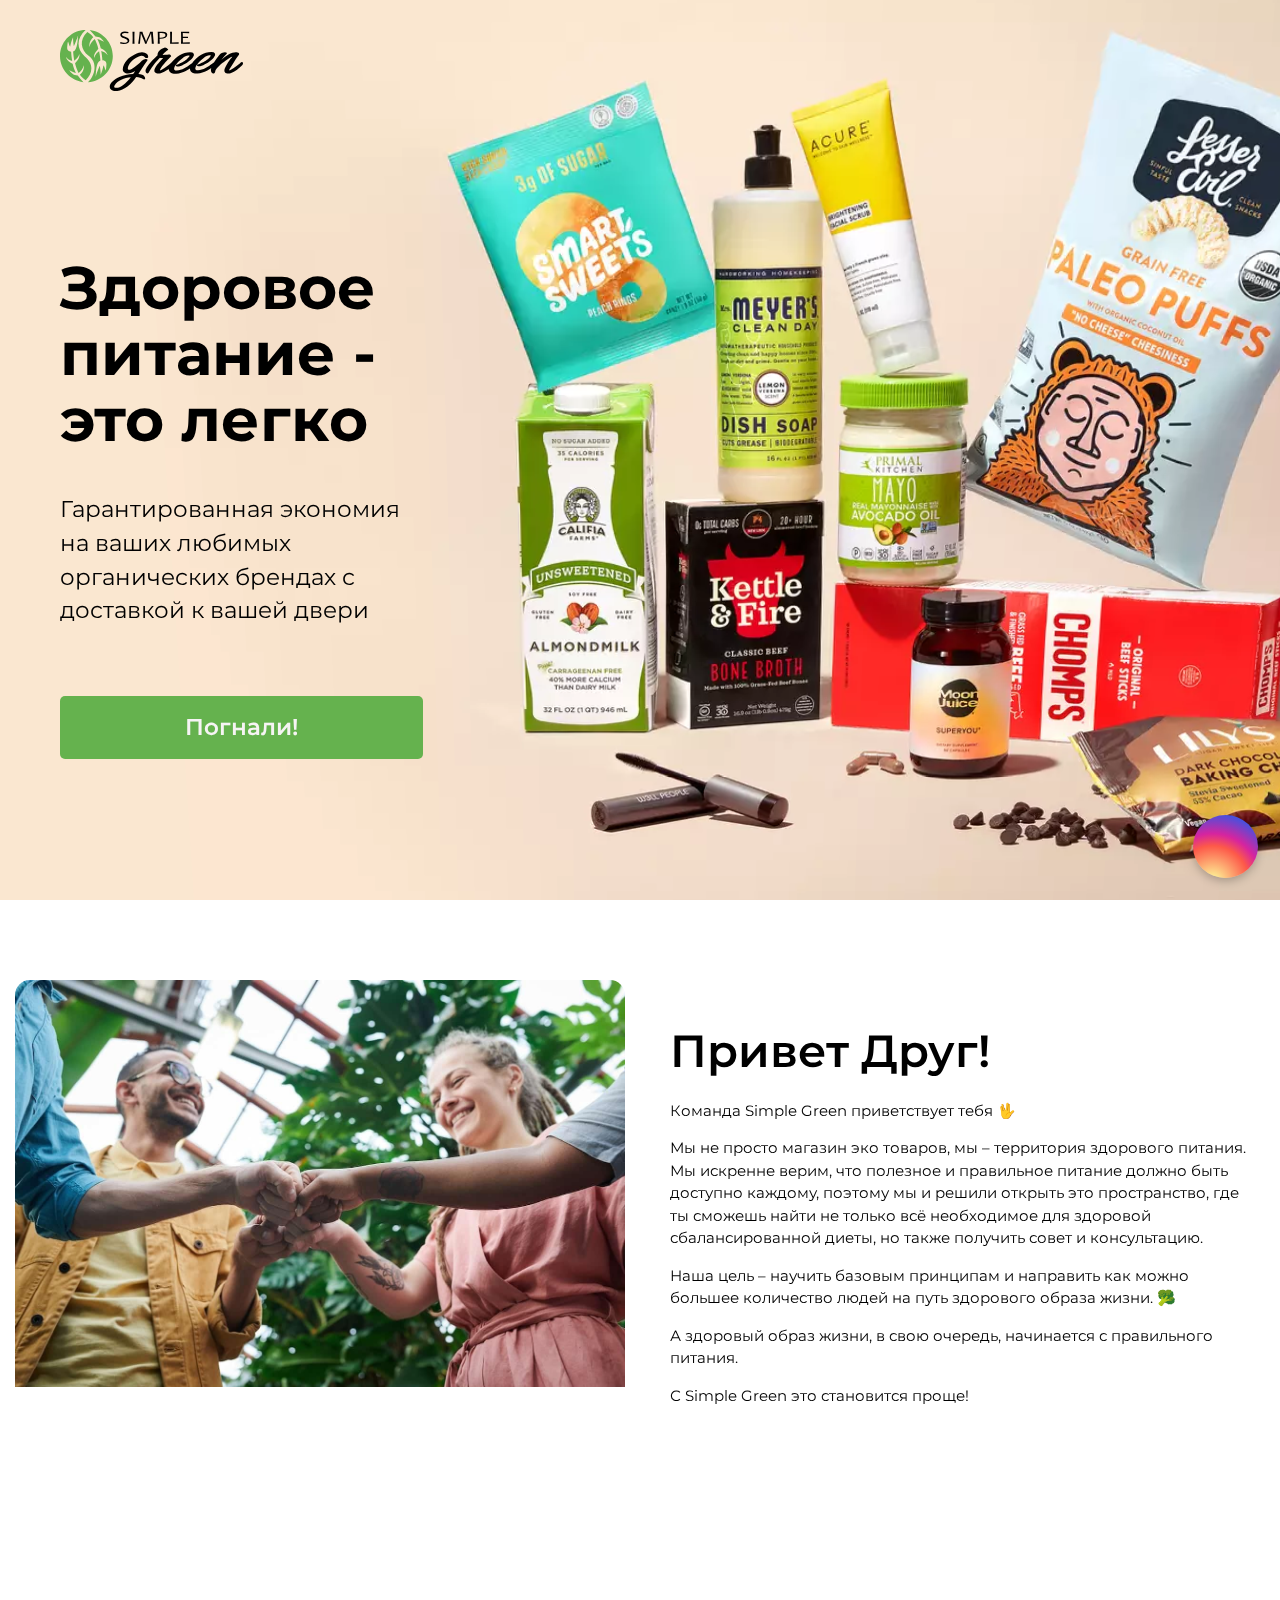
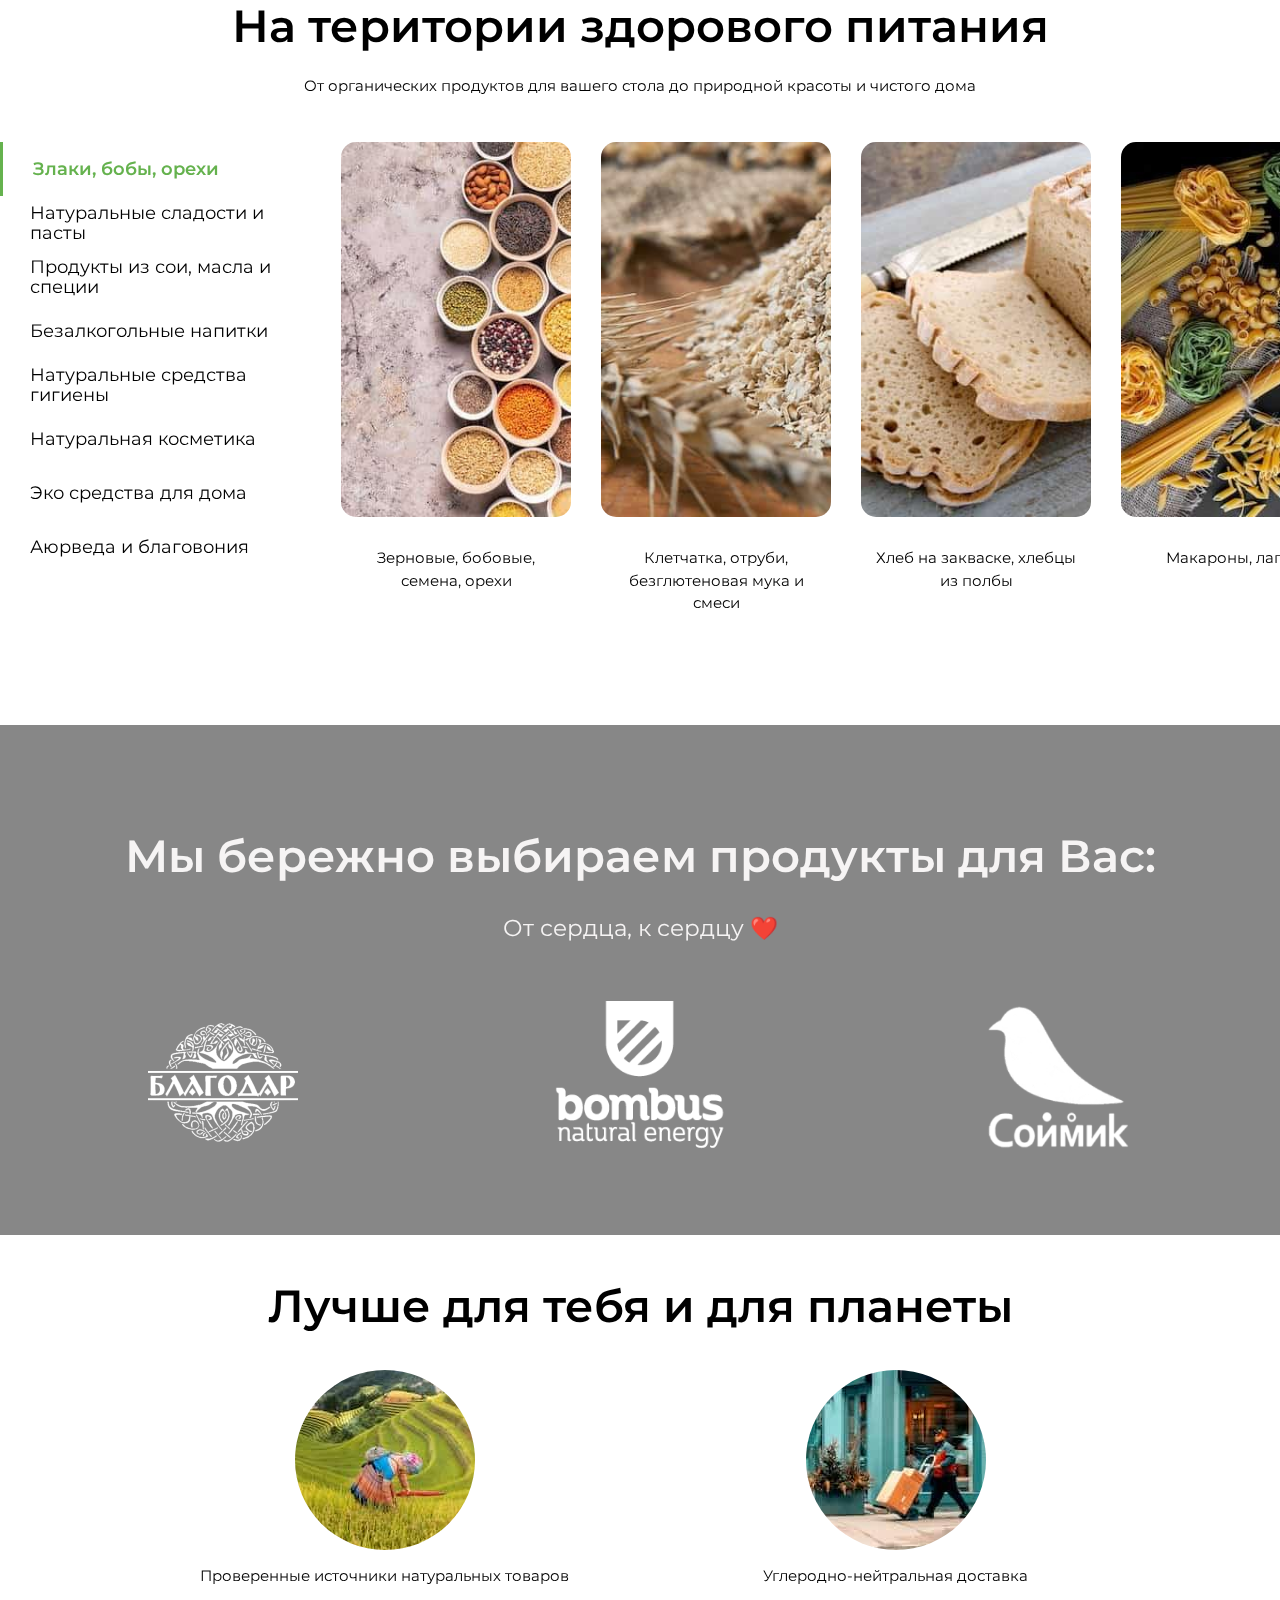
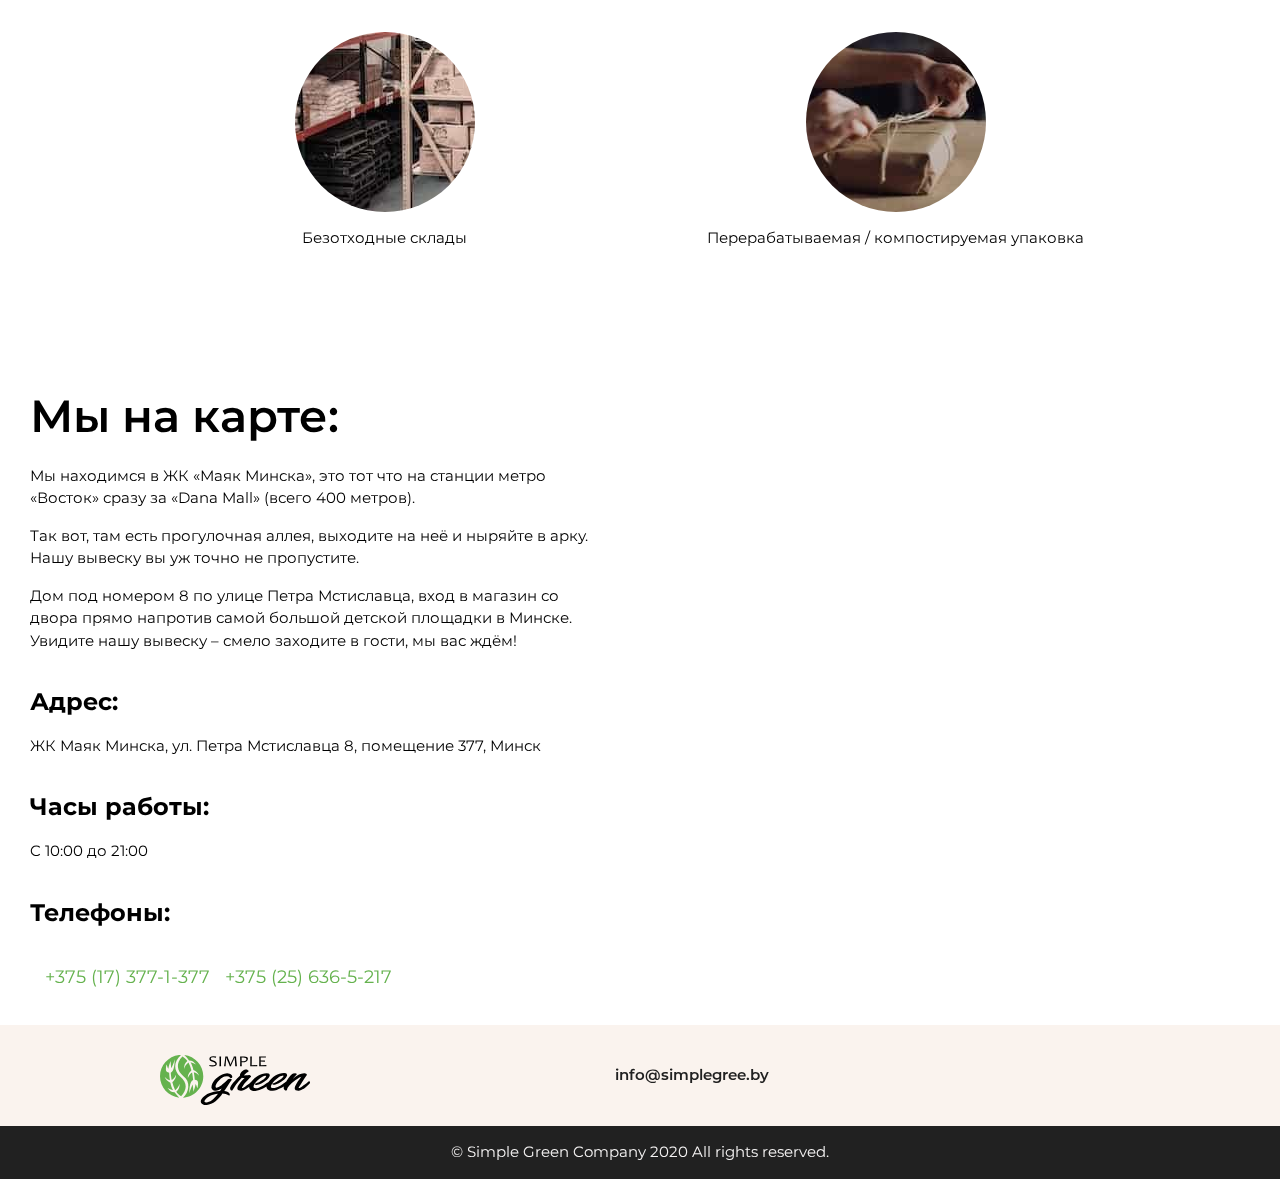
<file: index.html>
<!DOCTYPE html>
<html lang="ru">
<head>
    <meta charset="UTF-8">
    <meta http-equiv="X-UA-Compatible" content="ie=edge">
    <meta name="description"
          content="Правильное питание - это просто! В нашем магазине эко-товаров и здоровой пищи Вы найдете лучшие продукты в Минске. Мы продаем только те продукты, которые попробовали сами.">
<!--    <meta name="yandex-verification" content="372bef246c9234d8" />-->
    <link rel="stylesheet" href="https://use.fontawesome.com/releases/v5.15.1/css/all.css"
          integrity="sha384-vp86vTRFVJgpjF9jiIGPEEqYqlDwgyBgEF109VFjmqGmIY/Y4HV4d3Gp2irVfcrp" crossorigin="anonymous">
    <link href="https://fonts.googleapis.com/css2?family=Montserrat:wght@400;700;800&display=swap" rel="stylesheet">
    <link rel="stylesheet" href="./css/app.min.css">
    <link rel="icon" type="image/svg+xml" href="./images/dest/favicon.svg">
    <title>SimpleGreen | Лучший магазин эко-товаров, здоровой пищи и правильного питания в Минске.</title>
</head>
<body>
<!--Preloader-->
<div class="preloader">
    <div class="preloader-row">
        <div class="preloader-item"></div>
        <div class="preloader-item"></div>
    </div>
</div>
<!--Instagram fixed button-->
<a href="https://www.instagram.com/simplegreen.by/" class="side-button" target="_blank"><i class="fab fa-instagram"></i></a>
<!--Modal Window-->
<div class="modal hidden">
    <ul class="modal-social social-links-list">
        <li class="social-links-list-item"><a href="tel:+375173771377"><i class="fas fa-phone-alt"></i></a></li>
        <li class="social-links-list-item viber"><a href="viber://chat?number=+375256365217" target="_blank"><i
                class="fab fa-viber"></i></a></li>
        <li class="social-links-list-item telegram"><a href="https://telegram.im/@doova_m" target="_blank"><i
                class="fab fa-telegram"></i></a></li>
        <li class="social-links-list-item whatsapp"><a href="https://wa.me/375256365217" target="_blank"><i
                class="fab fa-whatsapp-square"></i></a></li>
    </ul>
    <button class="close-modal">&times;</button>
    <div class="modal-content">
        <h2>Возможные способы доставки:</h2>
        <ol>
            <li>Самовывоз в г. Минске - ЖК Маяк Мстиславца 8 -377</li>
            <li>Доставка курьером по г. Минску - 5 руб. по будням и 7 руб. по выходным дням. При заказе от 50 руб -
                <strong>БЕСПЛАТНО</strong></li>
            <li>Отправка заказов почтой по РБ - от 4,5 руб.</li>
            <li>Отправка заказов экспресс-почтой по РБ - 7,60 руб.</li>
            <li>Отправка заказов компанией "Европочта" по РБ - от 1,92 до отделения, от 6.60 руб. до двери.</li>
        </ol>

        <p>Возможна отправка заказов в СНГ (стоимость рассчитывается индивидуально).</p>

        <h4>Прочие условия:</h4>
        <p> При наличии товара в магазине доставка возможна в этот же день до 21.00.
            При заказе после 17.00 доставка может осуществляться на следующий день с 10.00 до 21.00.
            Важно: оформляя заказ оговаривайте заранее с менеджером все интересующие Вас вопросы: курьер – это человек,
            который доставляет товар, он может не знать ответов на Ваши вопросы.
        </p>

        <h4> Способы оплаты:</h4>
        <ol>
            <li>Наличными</li>
            <li>Банковской картой online</li>
            <li>ЕРИП (только после звонка менеджера и подтверждения заказа!)</li>
        </ol>
        <p>Доставка осуществляется только по предоплате.</p>
    </div>

</div>
<div class="overlay hidden"></div>
<!--END Modal Window-->
<!--Header-->
<header class="header">
    <div class="company-logo"><a href="#introSection"><img class="company-logo-img" src="./images/dest/logo.svg"
                                                           alt="Simple Green логотип"></a></div>
    <nav class="header-nav">
        <ul class="header-nav-list">
            <li class="header-nav-list-item"><a href="#aboutSection" class="header-nav-list-link">Главная</a></li>
            <li class="header-nav-list-item"><a href="#productsSection" class="header-nav-list-link">Продукты</a></li>
            <li class="header-nav-list-item"><a href="#storesSection" class="header-nav-list-link">Контакты</a></li>
        </ul>
    </nav>
    <a href="#" class="header-delivery delivery-button button">Заказать доставку</a>
</header>
<!--Main-->
<main>
    <!--    Intro Section-->
    <section id="introSection" class="intro parallax grid section">
        <div class="intro-content grid">
            <div class="intro-logo"><img class="header-logo-img" src="./images/dest/logo.svg" alt="LogoSG"></div>
            <div class="intro-vertical">
                <h1 class="intro-title">Здоровое питание - это легко</h1>
                <p class="intro-text">Гарантированная экономия на ваших любимых органических брендах с доставкой к вашей
                    двери</p>
                <a href="#aboutSection" class="intro-button button">Погнали!</a>
            </div>
        </div>
    </section>
    <!--    About Section-->
    <section id="aboutSection" class="about grid section">
        <div class="about-image"><img src="./images/dest/about3.jpg" alt="Команда"></div>
        <div class="about-content">
            <h2 class="about-title section-title">Привет Друг!</h2>
            <p class="about-text">Команда Simple Green
                приветствует тебя 🖖</p>
            <p class="about-text">Мы не просто магазин эко товаров, мы – территория здорового питания.
                Мы искренне верим, что полезное и правильное питание должно быть доступно каждому,
                поэтому мы и решили открыть это пространство, где ты сможешь найти не только всё необходимое
                для здоровой сбалансированной диеты, но также получить совет и консультацию. </p>
            <p class="about-text">Наша цель – научить базовым принципам и направить как можно большее количество людей
                на путь здорового образа жизни. 🥦</p>
            <p class="about-text">А здоровый образ жизни, в свою очередь, начинается с правильного питания. </p>
            <p class="about-text">С Simple Green это становится проще!</p>
        </div>
    </section>
    <!--    Products Section-->
    <section id="productsSection" class="products grid section">
        <div class="products-text">
            <h2 class="products-title section-title">На територии здорового питания</h2>
            <p class="products-paragraph">От органических продуктов для вашего стола до природной красоты и чистого
                дома</p>
        </div>
        <div class="products-content grid">
            <div class="products-content-categories">
                <button class="products-content-categories-button is-active" data-tab-name="cat-tab-1">Злаки, бобы,
                    орехи
                </button>
                <button class="products-content-categories-button" data-tab-name="cat-tab-2">Натуральные сладости и
                    пасты
                </button>
                <button class="products-content-categories-button" data-tab-name="cat-tab-3">Продукты из сои, масла и
                    специи
                </button>
                <button class="products-content-categories-button" data-tab-name="cat-tab-4">Безалкогольные напитки
                </button>
                <button class="products-content-categories-button" data-tab-name="cat-tab-5">Натуральные средства
                    гигиены
                </button>
                <button class="products-content-categories-button" data-tab-name="cat-tab-6">Натуральная косметика
                </button>
                <button class="products-content-categories-button" data-tab-name="cat-tab-7">Эко средства для дома
                </button>
                <button class="products-content-categories-button" data-tab-name="cat-tab-8">Аюрведа и благовония
                </button>
            </div>
            <div class="products-content-list cat-tab is-active cat-tab-1">
                <div class="products-content-list-item">
                    <div class="products-content-list-item-img"><img src="./images/dest/categories/cat1-1.jpg"
                                                                     alt="Зерновые, бобовые, семена, орехи">
                    </div>
                    <div class="products-content-list-item-label">
                        <p>Зерновые, бобовые, семена, орехи</p>
                    </div>
                </div>
                <div class="products-content-list-item">
                    <div class="products-content-list-item-img"><img src="./images/dest/categories/cat1-2.jpg"
                                                                     alt="Клетчатка, отруби, безглютеновая мука и смеси">
                    </div>
                    <div class="products-content-list-item-label">
                        <p>Клетчатка, отруби, безглютеновая мука и смеси</p>
                    </div>
                </div>
                <div class="products-content-list-item">
                    <div class="products-content-list-item-img"><img src="./images/dest/categories/cat1-3.jpg"
                                                                     alt="Хлеб на закваске, хлебцы из полбы">
                    </div>
                    <div class="products-content-list-item-label">
                        <p>Хлеб на закваске, хлебцы из полбы</p>
                    </div>
                </div>
                <div class="products-content-list-item">
                    <div class="products-content-list-item-img"><img src="./images/dest/categories/cat1-4.jpg"
                                                                     alt="Макароны, лапша">
                    </div>
                    <div class="products-content-list-item-label">
                        <p>Макароны, лапша</p>
                    </div>
                </div>
                <div class="products-content-list-item">
                    <div class="products-content-list-item-img"><img src="./images/dest/categories/cat1-5.jpg"
                                                                     alt="Кэроб, какао и производные продукты">
                    </div>
                    <div class="products-content-list-item-label">
                        <p>Кэроб, какао и производные продукты</p>
                    </div>
                </div>
            </div>
            <div class="products-content-list cat-tab cat-tab-2">
                <div class="products-content-list-item">
                    <div class="products-content-list-item-img"><img src="./images/dest/categories/cat2-1.jpg" alt="">
                    </div>
                    <div class="products-content-list-item-label">
                        <p>Сладости, батончики, шоколад</p>
                    </div>
                </div>
                <div class="products-content-list-item">
                    <div class="products-content-list-item-img"><img src="./images/dest/categories/cat2-2.jpg" alt="">
                    </div>
                    <div class="products-content-list-item-label">
                        <p>Торты на заказ</p>
                    </div>
                </div>
                <div class="products-content-list-item">
                    <div class="products-content-list-item-img"><img src="./images/dest/categories/cat2-3.jpg" alt="">
                    </div>
                    <div class="products-content-list-item-label">
                        <p>Мороженое на растительном молоке</p>
                    </div>
                </div>
                <div class="products-content-list-item">
                    <div class="products-content-list-item-img"><img src="./images/dest/categories/cat2-4.jpg" alt="">
                    </div>
                    <div class="products-content-list-item-label">
                        <p>Арахисовая паста, урбеч</p>
                    </div>
                </div>
                <div class="products-content-list-item">
                    <div class="products-content-list-item-img"><img src="./images/dest/categories/cat2-5.jpg" alt="">
                    </div>
                    <div class="products-content-list-item-label">
                        <p>Натуральный мёд</p>
                    </div>
                </div>
            </div>
            <div class="products-content-list cat-tab cat-tab-3">
                <div class="products-content-list-item">
                    <div class="products-content-list-item-img"><img src="./images/dest/categories/cat3-1.jpg"
                                                                     alt="Соевые продукты, пророщенные зёрна">
                    </div>
                    <div class="products-content-list-item-label">
                        <p>Соевые продукты, пророщенные зёрна</p>
                    </div>
                </div>
                <div class="products-content-list-item">
                    <div class="products-content-list-item-img"><img src="./images/dest/categories/cat3-2.jpg"
                                                                     alt="Веганская колбаса, сосиски">
                    </div>
                    <div class="products-content-list-item-label">
                        <p>Веганская колбаса, сосиски</p>
                    </div>
                </div>
                <div class="products-content-list-item">
                    <div class="products-content-list-item-img"><img src="./images/dest/categories/cat3-3.jpg"
                                                                     alt="Суперфуды">
                    </div>
                    <div class="products-content-list-item-label">
                        <p>Суперфуды</p>
                    </div>
                </div>
                <div class="products-content-list-item">
                    <div class="products-content-list-item-img"><img src="./images/dest/categories/cat3-4.jpg"
                                                                     alt="Растительные масла">
                    </div>
                    <div class="products-content-list-item-label">
                        <p>Растительные (пищевые) масла холодного отжима</p>
                    </div>
                </div>
                <div class="products-content-list-item">
                    <div class="products-content-list-item-img"><img src="./images/dest/categories/cat3-5.jpg"
                                                                     alt="Специи из Азии">
                    </div>
                    <div class="products-content-list-item-label">
                        <p>Специи из Азии</p>
                    </div>
                </div>
            </div>
            <div class="products-content-list cat-tab cat-tab-4">
                <div class="products-content-list-item">
                    <div class="products-content-list-item-img"><img src="./images/dest/categories/cat4-1.jpg"
                                                                     alt="Различные виды орехового молока">
                    </div>
                    <div class="products-content-list-item-label">
                        <p>Различные виды орехового молока</p>
                    </div>
                </div>
                <div class="products-content-list-item">
                    <div class="products-content-list-item-img"><img src="./images/dest/categories/cat4-2.jpg"
                                                                     alt="Чай">
                    </div>
                    <div class="products-content-list-item-label">
                        <p>Чай, чайные напитки</p>
                    </div>
                </div>
                <div class="products-content-list-item">
                    <div class="products-content-list-item-img"><img src="./images/dest/categories/cat4-3.jpg"
                                                                     alt="Кофе">
                    </div>
                    <div class="products-content-list-item-label">
                        <p>Кофе</p>
                    </div>
                </div>
                <div class="products-content-list-item">
                    <div class="products-content-list-item-img"><img src="./images/dest/categories/cat4-4.jpg"
                                                                     alt="Кисель">
                    </div>
                    <div class="products-content-list-item-label">
                        <p>Кисели, талканы</p>
                    </div>
                </div>
                <div class="products-content-list-item">
                    <div class="products-content-list-item-img"><img src="./images/dest/categories/cat4-5.jpg"
                                                                     alt="Натуральные минеральные воды">
                    </div>
                    <div class="products-content-list-item-label">
                        <p>Натуральные минеральные воды</p>
                    </div>
                </div>
            </div>
            <div class="products-content-list cat-tab cat-tab-5">
                <div class="products-content-list-item">
                    <div class="products-content-list-item-img"><img src="./images/dest/categories/cat5-1.jpg"
                                                                     alt="Натуральные шампуни, гели, тоник-кондиционер для волос">
                    </div>
                    <div class="products-content-list-item-label">
                        <p>Натуральные шампуни, гели, тоник-кондиционер для волос</p>
                    </div>
                </div>
                <div class="products-content-list-item">
                    <div class="products-content-list-item-img"><img src="./images/dest/categories/cat5-2.jpg"
                                                                     alt="Натуральное мыло">
                    </div>
                    <div class="products-content-list-item-label">
                        <p>Натуральное мыло</p>
                    </div>
                </div>
                <div class="products-content-list-item">
                    <div class="products-content-list-item-img"><img src="./images/dest/categories/cat5-3.jpg"
                                                                     alt="Средства для ухода за полостью рта">
                    </div>
                    <div class="products-content-list-item-label">
                        <p>Средства для ухода за полостью рта, зубные щётки</p>
                    </div>
                </div>
                <div class="products-content-list-item">
                    <div class="products-content-list-item-img"><img src="./images/dest/categories/cat5-4.jpg"
                                                                     alt="Натуральные дезодоранты">
                    </div>
                    <div class="products-content-list-item-label">
                        <p>Натуральные дезодоранты</p>
                    </div>
                </div>
                <div class="products-content-list-item">
                    <div class="products-content-list-item-img"><img src="./images/dest/categories/cat5-5.jpg"
                                                                     alt="Натуральные гели для душа">
                    </div>
                    <div class="products-content-list-item-label">
                        <p>Натуральные гели для душа</p>
                    </div>
                </div>
            </div>
            <div class="products-content-list cat-tab cat-tab-6">
                <div class="products-content-list-item">
                    <div class="products-content-list-item-img"><img src="./images/dest/categories/cat6-1.jpg"
                                                                     alt="Средства для ухода за волосами">
                    </div>
                    <div class="products-content-list-item-label">
                        <p>Средства для ухода за волосами</p>
                    </div>
                </div>
                <div class="products-content-list-item">
                    <div class="products-content-list-item-img"><img src="./images/dest/categories/cat6-2.jpg"
                                                                     alt="Кремы для рук">
                    </div>
                    <div class="products-content-list-item-label">
                        <p>Кремы для рук</p>
                    </div>
                </div>
                <div class="products-content-list-item">
                    <div class="products-content-list-item-img"><img src="./images/dest/categories/cat6-3.jpg"
                                                                     alt="Бальзамы для губ">
                    </div>
                    <div class="products-content-list-item-label">
                        <p>Бальзамы для губ</p>
                    </div>
                </div>
                <div class="products-content-list-item">
                    <div class="products-content-list-item-img"><img src="./images/dest/categories/cat6-4.jpg"
                                                                     alt="Хна для мехенди">
                    </div>
                    <div class="products-content-list-item-label">
                        <p>Хна для мехенди</p>
                    </div>
                </div>
                <div class="products-content-list-item">
                    <div class="products-content-list-item-img"><img src="./images/dest/categories/cat6-5.jpg"
                                                                     alt=">Косметика для тела">
                    </div>
                    <div class="products-content-list-item-label">
                        <p>Косметика для тела</p>
                    </div>
                </div>
                <div class="products-content-list-item">
                    <div class="products-content-list-item-img"><img src="./images/dest/categories/cat6-6.jpg"
                                                                     alt="Косметика для лица">
                    </div>
                    <div class="products-content-list-item-label">
                        <p>Косметика для лица</p>
                    </div>
                </div>
                <div class="products-content-list-item">
                    <div class="products-content-list-item-img"><img src="./images/dest/categories/cat6-7.jpg"
                                                                     alt="Масла">
                    </div>
                    <div class="products-content-list-item-label">
                        <p>Масла</p>
                    </div>
                </div>
            </div>
            <div class="products-content-list cat-tab cat-tab-7">
                <div class="products-content-list-item">
                    <div class="products-content-list-item-img"><img src="./images/dest/categories/cat7-1.jpg"
                                                                     alt="стиральные порошки и кондиционеры">
                    </div>
                    <div class="products-content-list-item-label">
                        <p>Эко стиральные порошки и кондиционеры</p>
                    </div>
                </div>
                <div class="products-content-list-item">
                    <div class="products-content-list-item-img"><img src="./images/dest/categories/cat7-2.jpg"
                                                                     alt="Эко средства для мытья посуды">
                    </div>
                    <div class="products-content-list-item-label">
                        <p>Эко средства для мытья посуды</p>
                    </div>
                </div>
                <div class="products-content-list-item">
                    <div class="products-content-list-item-img"><img src="./images/dest/categories/cat7-3.jpg"
                                                                     alt="Эко средства для уборки дома">
                    </div>
                    <div class="products-content-list-item-label">
                        <p>Эко средства для уборки дома</p>
                    </div>
                </div>
            </div>
            <div class="products-content-list cat-tab cat-tab-8">
                <div class="products-content-list-item">
                    <div class="products-content-list-item-img"><img src="./images/dest/categories/cat8-1.jpg"
                                                                     alt="Аюрведические препараты">
                    </div>
                    <div class="products-content-list-item-label">
                        <p>Аюрведические препараты</p>
                    </div>
                </div>
                <div class="products-content-list-item">
                    <div class="products-content-list-item-img"><img src="./images/dest/categories/cat8-2.jpg"
                                                                     alt="Натуральные благовония на древесной основе">
                    </div>
                    <div class="products-content-list-item-label">
                        <p>Натуральные благовония на древесной основе</p>
                    </div>
                </div>
                <div class="products-content-list-item">
                    <div class="products-content-list-item-img"><img src="./images/dest/categories/cat8-3.jpg"
                                                                     alt="Натуральные благовония конусы">
                    </div>
                    <div class="products-content-list-item-label">
                        <p>Натуральные благовония конусы</p>
                    </div>
                </div>
                <div class="products-content-list-item">
                    <div class="products-content-list-item-img"><img src="./images/dest/categories/cat8-4.jpg"
                                                                     alt="Благовония на угольной основе">
                    </div>
                    <div class="products-content-list-item-label">
                        <p>Благовония на угольной основе</p>
                    </div>
                </div>
            </div>
        </div>
    </section>
    <!--    Brands Section-->
    <section id="brandsSection" class="brands grid" style="background-image: url('./images/dest/brands.jpg')">
        <div class="brands-content">
            <h2 class="brands-title section-title">Мы бережно выбираем продукты для Вас:</h2>
            <p class="brands-text">От сердца, к сердцу ❤️</p>
            <div class="brands-list grid">
                <div class="brands-list-item"><img src="./images/dest/brands1.png" alt="Логотип 'Благодар'"
                                                   class="brands-list-item-logo">
                </div>
                <div class="brands-list-item"><img src="./images/dest/brands2.png" alt="Логотип 'Bombus'"
                                                   class="brands-list-item-logo">
                </div>
                <div class="brands-list-item"><img src="./images/dest/brands3.png" alt="Логотип 'Соимик'"
                                                   class="brands-list-item-logo">
                </div>
            </div>
        </div>
    </section>
    <!--Way Product Section-->
    <section class="way section">
        <h2 class="way-title section-title">Лучше для тебя и для планеты</h2>
        <div class="way-container grid">
            <div class="way-item grid">
                <div class="way-item-img" style="background-image: url('./images/dest/way1.jpg')"></div>
                <p class="way-item-caption">Проверенные источники натуральных товаров</p>
            </div>
            <div class="way-item grid">
                <div class="way-item-img" style="background-image: url('./images/dest/way2.jpg')"></div>
                <p class="way-item-caption">Углеродно-нейтральная доставка</p>
            </div>
            <div class="way-item grid">
                <div class="way-item-img" style="background-image: url('./images/dest/way3.jpg')"></div>
                <p class="way-item-caption">Безотходные склады</p>
            </div>
            <div class="way-item grid">
                <div class="way-item-img" style="background-image: url('./images/dest/way4.jpg')"></div>
                <p class="way-item-caption">Перерабатываемая / компостируемая упаковка</p>
            </div>
            <div class="way-separator"></div>
        </div>
    </section>
    <!--Store Map Section-->
    <section id="storesSection" class="stores">
        <div class="stores-container grid">
            <div class="stores-text">
                <h2 class="stores-title section-title">Мы на карте:</h2>
                <p class="stores-paragraph">Мы находимся в ЖК «Маяк Минска», это тот что на станции метро «Восток» сразу
                    за «Dana Mall» (всего 400 метров).</p>
                <p class="stores-paragraph">Так вот, там есть прогулочная аллея, выходите на неё и ныряйте в арку. Нашу
                    вывеску вы уж точно не пропустите.</p>
                <p class="stores-paragraph">Дом под номером 8 по улице Петра Мстиславца, вход в магазин со двора прямо
                    напротив самой большой детской площадки в Минске.
                    Увидите нашу вывеску – смело заходите в гости, мы вас ждём!</p>
                <h4 class="stores-text-sub-title">Адрес:</h4>
                <p class="stores-location">ЖК Маяк Минска, ул. Петра Мстиславца 8, помещение 377, Минск</p>
                <h4 class="stores-text-sub-title">Часы работы:</h4>
                <p>C 10:00 до 21:00</p>
                <h4 class="stores-text-sub-title">Телефоны:</h4>
                <div class="stores-text-container">
                    <ul>
                        <li><a href="tel:+375173771377" class="stores-text-tel">+375 (17) 377-1-377</a></li>
                        <li><a href="tel:+375256365217" class="stores-text-tel">+375 (25) 636-5-217</a></li>
                    </ul>
                    <ul class="stores-social social-links-list">
                        <li class="social-links-list-item viber"><a href="viber://chat?number=+375256365217" target="_blank"><i
                                class="fab fa-viber"></i></a></li>
                        <li class="social-links-list-item telegram"><a href="https://telegram.im/@doova_m" target="_blank"><i
                                class="fab fa-telegram"></i></a></li>
                        <li class="social-links-list-item whatsapp"><a href="https://wa.me/375256365217" target="_blank"><i
                                class="fab fa-whatsapp-square"></i></a></li>
                    </ul>
                </div>
            </div>
            <div class="stores-map">
                <!--                Google maps-->
                                <iframe class="stores-map-frame" src="https://www.google.com/maps/embed?pb=!1m18!1m12!1m3!1d2349.052635044102!2d27.65000711573933!3d53.930808738472535!2m3!1f0!2f0!3f0!3m2!1i1024!2i768!4f13.1!3m3!1m2!1s0x0%3A0x0!2zNTPCsDU1JzUwLjkiTiAyN8KwMzknMDcuOSJF!5e0!3m2!1sen!2sua!4v1604925654699!5m2!1sen!2sua"></iframe>
                <!--                Yandex maps-->
<!--                <iframe class="stores-map-frame" src="https://yandex.ru/map-widget/v1/?um=constructor%3A40a0b738826a115d3ee595efdb9c84cd77b9c9b367dc222ad253978fc51db186&amp;source=constructor"-->
<!--                        ></iframe>-->
            </div>
        </div>
    </section>
</main>
<!--Footer-->
<footer class="footer">
    <div class="footer-container flex">
        <div class="company-logo"><img class="company-logo-img" src="./images/dest/logo.svg" alt="Simple Green Логотип">
        </div>
        <div><a href="mailto:info@simplegreen.by" class="footer-email">info@simplegree.by</a></div>

        <div class="social-links">
            <ul class="social-links-list">
                <li class="social-links-list-item"><a href="#"><i class="fab fa-facebook-f"></i></a></li>
                <li class="social-links-list-item"><a href="https://www.instagram.com/simplegreen.by/"
                                                      target="_blank"><i class="fab fa-instagram"></i></a></li>
                <li class="social-links-list-item"><a href="#"><i class="fab fa-vk"></i></a></li>
            </ul>
        </div>
    </div>
    <div class="footer-rights">© Simple Green Company 2020 All rights reserved.</div>
</footer>

<script src="./js/app.min.js"></script>
</body>
</html>
</file>
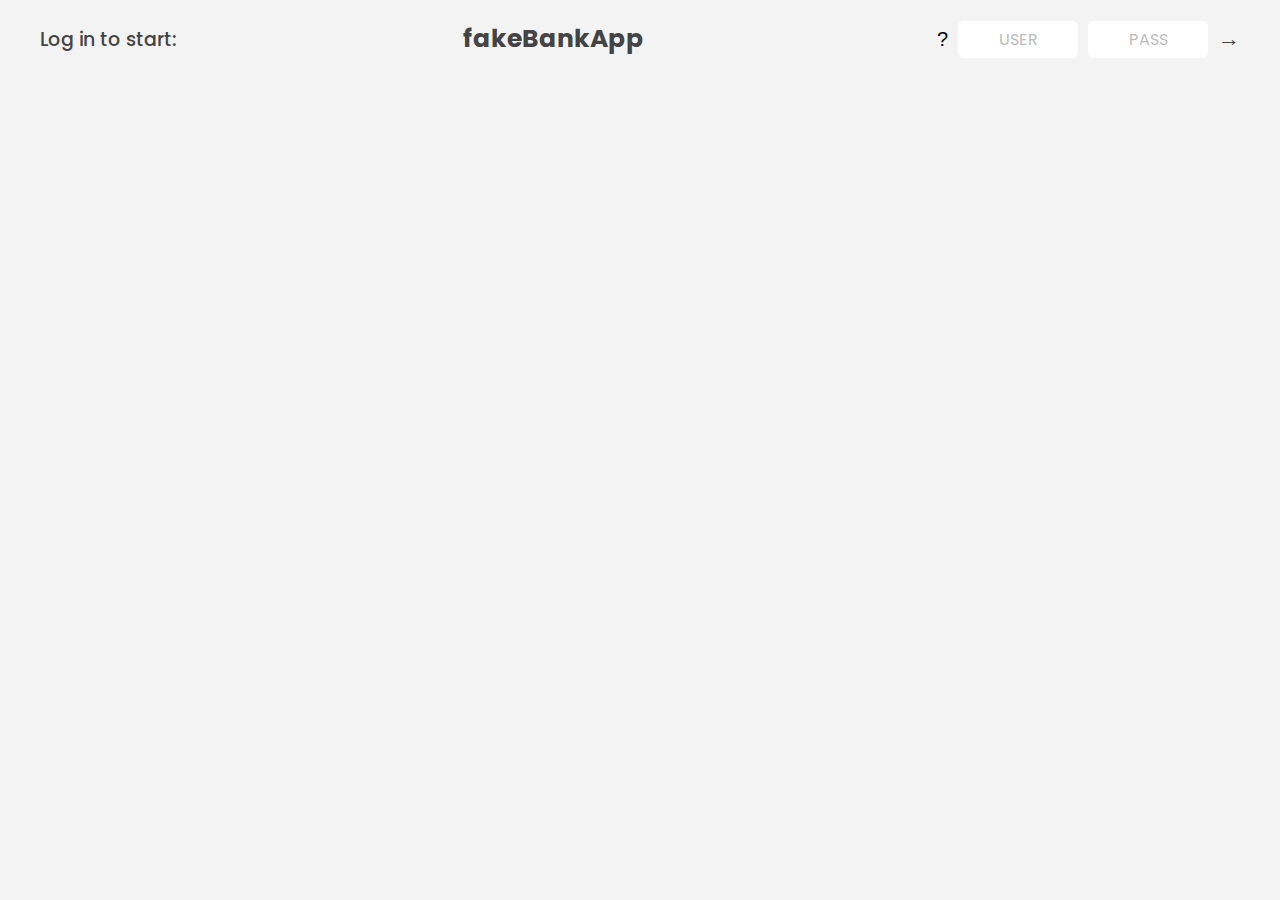
<file: fake-bank-app/index.html>
<!DOCTYPE html>
<html lang="en">
<head>
    <meta charset="UTF-8"/>
    <meta name="viewport" content="width=device-width, initial-scale=1.0"/>
    <meta http-equiv="X-UA-Compatible" content="ie=edge"/>
    <link rel="shortcut icon" type="image/png" href="./images/dest/icon.png"/>

    <link
            href="https://fonts.googleapis.com/css?family=Poppins:400,500,600&display=swap"
            rel="stylesheet"
    />

    <link rel="stylesheet" href="./css/app.min.css"/>
    <title>FakeBankApp</title>
</head>
<body>
<!-- TOP NAVIGATION -->
<nav>
    <p class="welcome">Log in to start:</p>
    <h1>fakeBankApp</h1>
    <form class="login">
            <button class="hint">?</button>
            <div class="hint__data hidden">
                <p>U1: da / 1111</p>
                <p>U2: ab / 2222</p>
            </div>
        <input
                type="text"
                placeholder="USER"
                class="login__input login__input--user"
        />
        <input
                type="password"
                placeholder="PASS"
                maxlength="4"
                class="login__input login__input--pin"
        />
        <button class="login__btn">&rarr;</button>
    </form>
</nav>

<main class="app">
    <!-- BALANCE -->
    <div class="balance">
        <div>
            <p class="balance__label">Current balance</p>
            <p class="balance__date">
                As of <span class="date">05/03/2037</span>
            </p>
        </div>
        <p class="balance__value">0000€</p>
    </div>

    <!-- MOVEMENTS -->
    <div class="movements">
        <div class="movements__row">
            <div class="movements__type movements__type--deposit">2 deposit</div>
            <div class="movements__date">3 days ago</div>
            <div class="movements__value">4 000€</div>
        </div>
        <div class="movements__row">
            <div class="movements__type movements__type--withdrawal">
                1 withdrawal
            </div>
            <div class="movements__date">24/01/2037</div>
            <div class="movements__value">-378€</div>
        </div>
    </div>

    <!-- SUMMARY -->
    <div class="summary">
        <div class="summary__element">
            <p class="summary__label">In</p>
            <p class="summary__value summary__value--in">0000€</p>
        </div>
        <div class="summary__element">
            <p class="summary__label">Out</p>
            <p class="summary__value summary__value--out">0000€</p>
        </div>
        <div class="summary__element">
            <p class="summary__label">Interest</p>
            <p class="summary__value summary__value--interest">0000€</p>
        </div>
        <div class="summary__element">
            <button class="btn--sort">&downarrow; SORT</button>
        </div>
    </div>

    <!-- OPERATION: TRANSFERS -->
    <div class="operation operation--transfer">
        <h2>Transfer money</h2>
        <form class="form form--transfer">
            <input type="text" class="form__input form__input--to"/>
            <input type="number" class="form__input form__input--amount"/>
            <button class="form__btn form__btn--transfer">&rarr;</button>
            <label class="form__label">Transfer to</label>
            <label class="form__label">Amount</label>
        </form>
    </div>

    <!-- OPERATION: LOAN -->
    <div class="operation operation--loan">
        <h2>Request Loan</h2>
        <form class="form form--loan">
            <input type="number" class="form__input form__input--loan-amount"/>
            <button class="form__btn form__btn--loan">&rarr;</button>
            <label class="form__label form__label--loan">Amount</label>
        </form>
    </div>

    <!-- OPERATION: CLOSE -->
    <div class="operation operation--close">
        <h2>Close account</h2>
        <form class="form form--close">
            <input type="text" class="form__input form__input--user"/>
            <input
                    type="password"
                    maxlength="6"
                    class="form__input form__input--pin"
            />
            <button class="form__btn form__btn--close">&rarr;</button>
            <label class="form__label">Confirm user</label>
            <label class="form__label">Confirm PIN</label>
        </form>
    </div>

    <!-- LOGOUT TIMER -->
    <p class="logout-timer">
        You will be logged out in <span class="timer">05:00</span>
    </p>
</main>

<footer>
</footer>

<script src="js/app.min.js"></script>
</body>
</html>
</file>
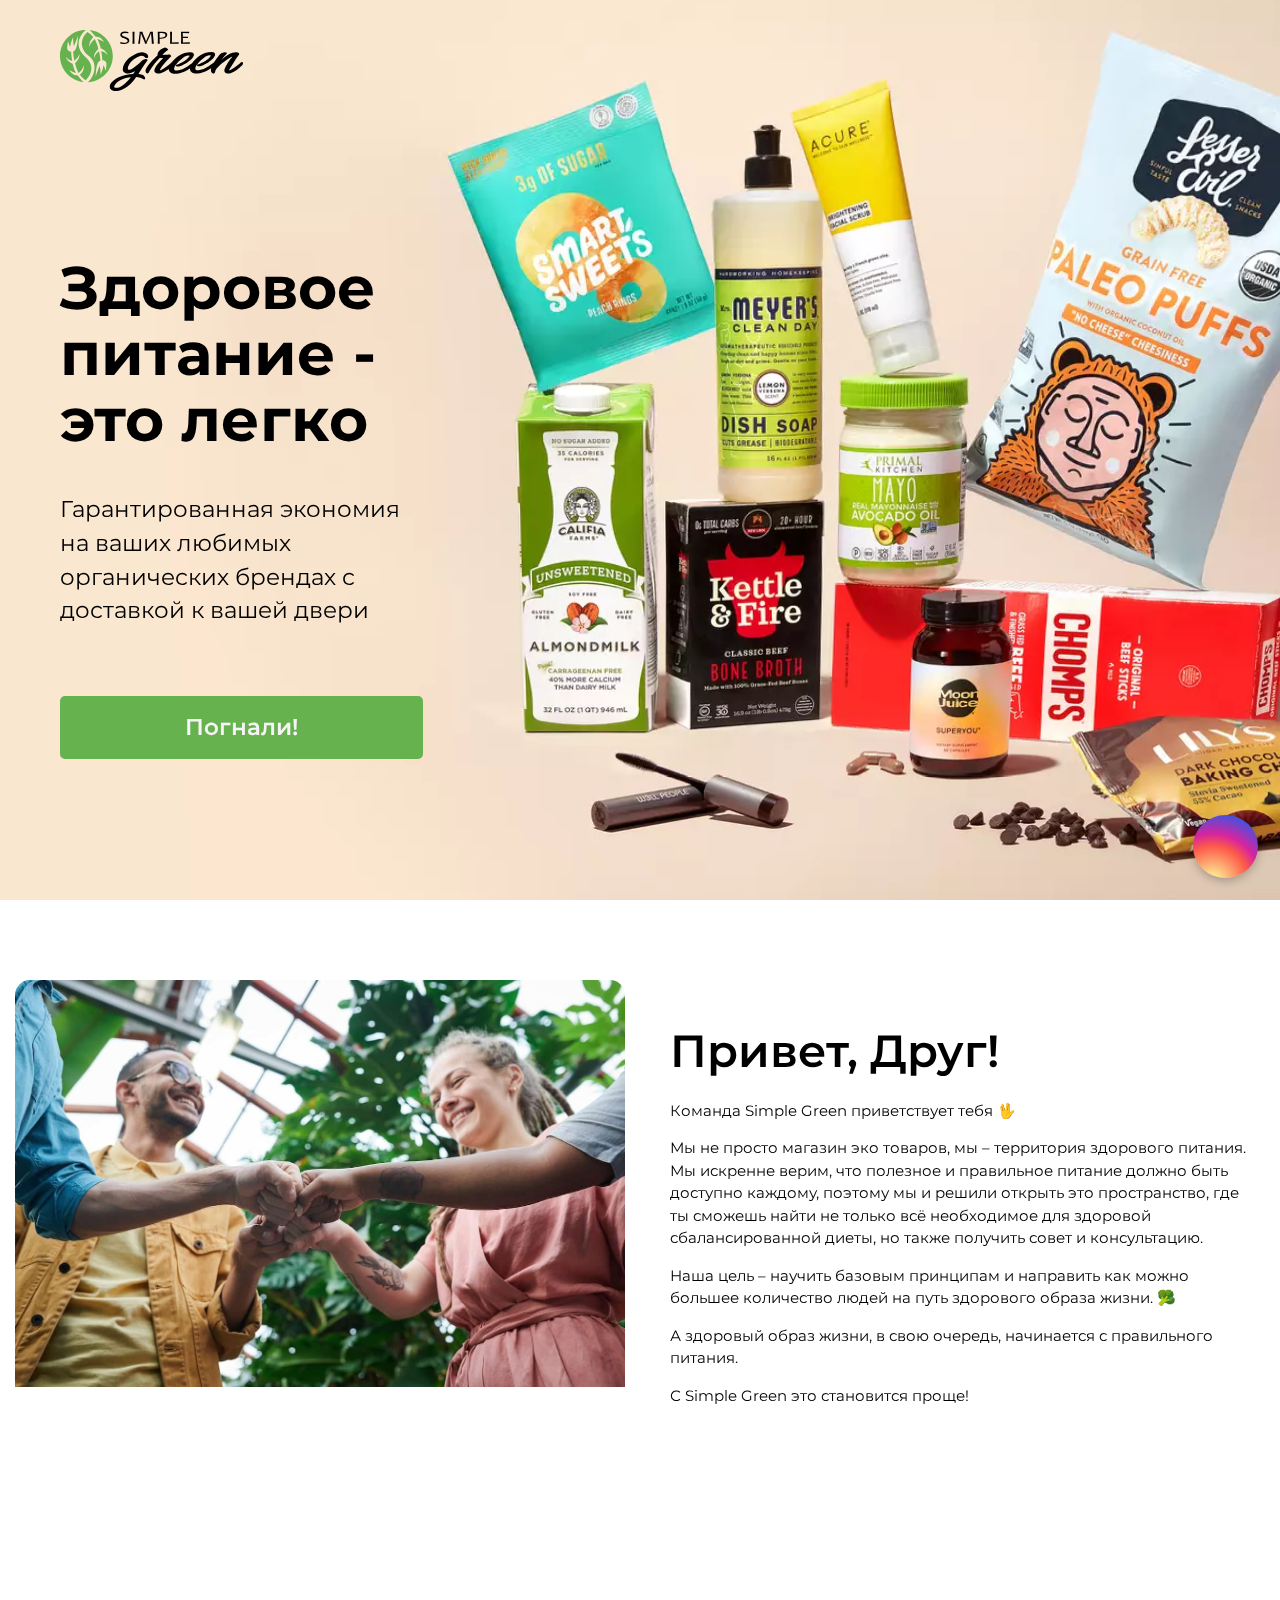
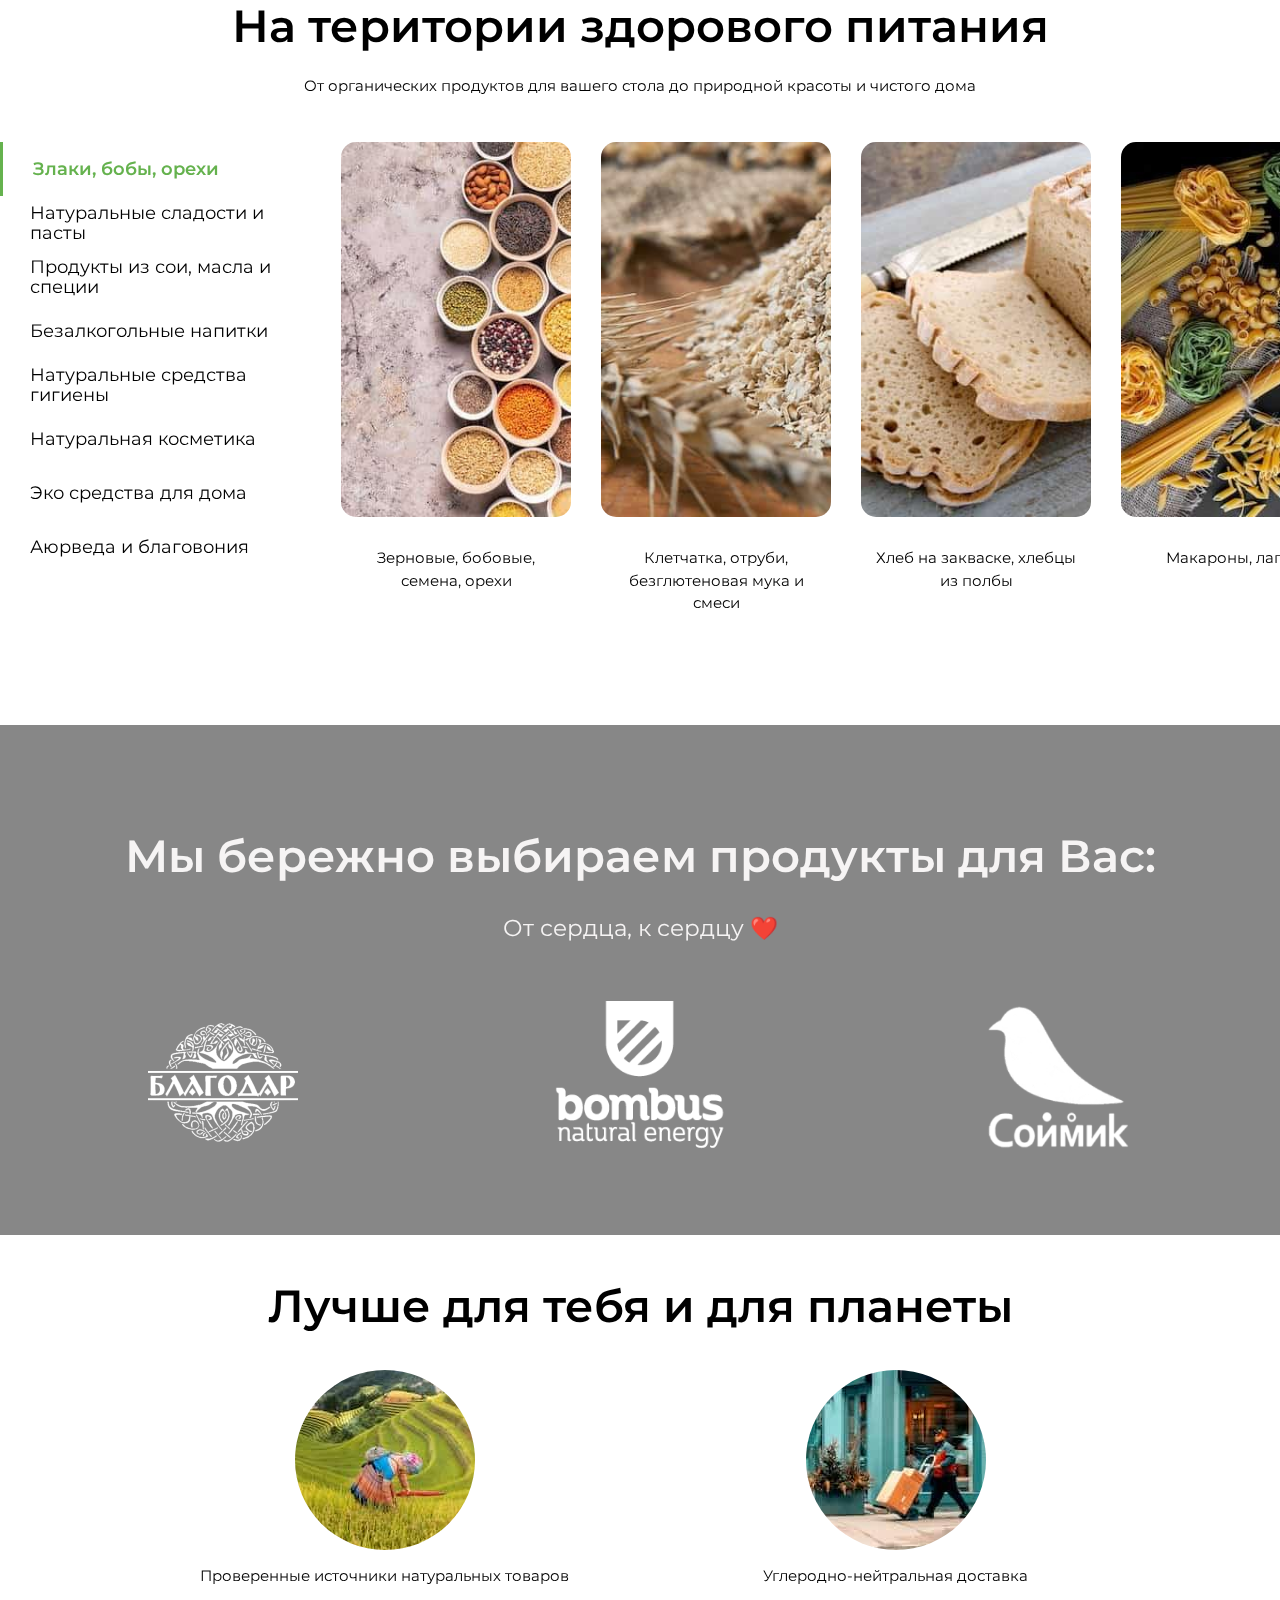
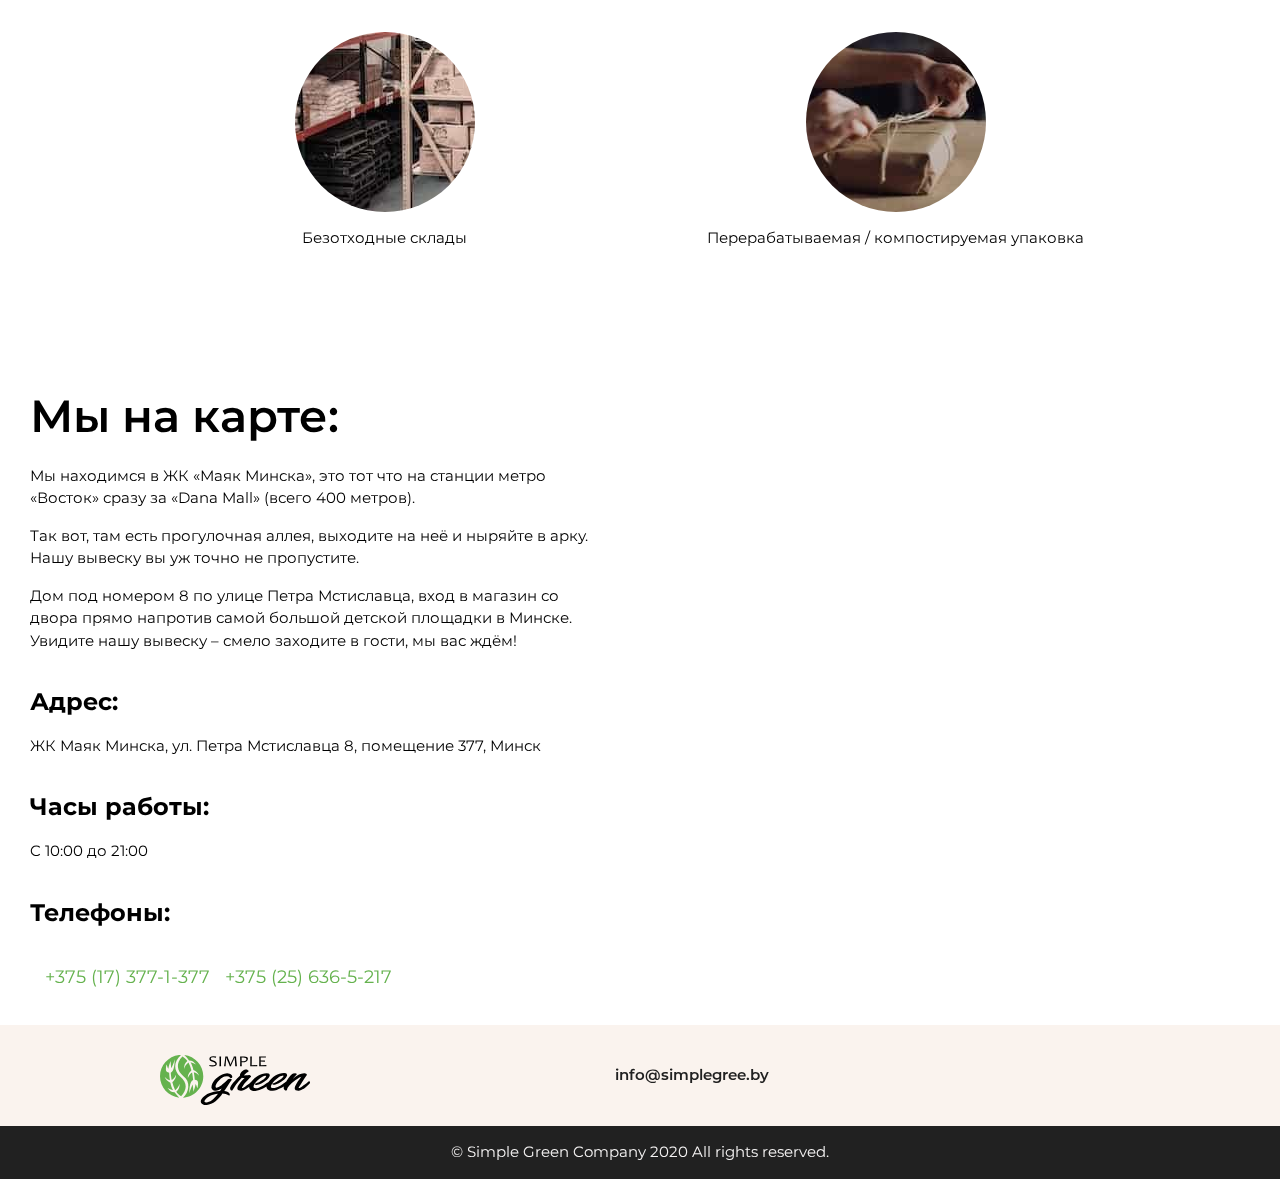
<file: sg-store/index.html>
<!DOCTYPE html>
<html lang="ru">
<head>
    <meta charset="UTF-8">
    <meta http-equiv="X-UA-Compatible" content="ie=edge">
    <meta name="description"
          content="Правильное питание - это просто! В нашем магазине эко-товаров и здоровой пищи Вы найдете лучшие продукты в Минске. Мы продаем только те продукты, которые попробовали сами.">
<!--    <meta name="yandex-verification" content="372bef246c9234d8" />-->
    <link rel="stylesheet" href="https://use.fontawesome.com/releases/v5.15.1/css/all.css"
          integrity="sha384-vp86vTRFVJgpjF9jiIGPEEqYqlDwgyBgEF109VFjmqGmIY/Y4HV4d3Gp2irVfcrp" crossorigin="anonymous">
    <link href="https://fonts.googleapis.com/css2?family=Montserrat:wght@400;700;800&display=swap" rel="stylesheet">
    <link rel="stylesheet" href="./css/app.min.css">
    <link rel="icon" type="image/svg+xml" href="./images/dest/favicon.svg">
    <title>SimpleGreen | Лучший магазин эко-товаров, здоровой пищи и правильного питания в Минске.</title>
</head>
<body>
<!--Preloader-->
<div class="preloader">
    <div class="preloader-row">
        <div class="preloader-item"></div>
        <div class="preloader-item"></div>
    </div>
</div>
<!--Instagram fixed button-->
<a href="https://www.instagram.com/simplegreen.by/" class="side-button" target="_blank"><i class="fab fa-instagram"></i></a>
<!--Modal Window-->
<div class="modal hidden">
    <ul class="modal-social social-links-list">
        <li class="social-links-list-item"><a href="tel:+375173771377"><i class="fas fa-phone-alt"></i></a></li>
        <li class="social-links-list-item viber"><a href="viber://chat?number=+375256365217" target="_blank"><i
                class="fab fa-viber"></i></a></li>
        <li class="social-links-list-item telegram"><a href="https://telegram.im/@doova_m" target="_blank"><i
                class="fab fa-telegram"></i></a></li>
        <li class="social-links-list-item whatsapp"><a href="https://wa.me/375256365217" target="_blank"><i
                class="fab fa-whatsapp-square"></i></a></li>
    </ul>
    <button class="close-modal">&times;</button>
    <div class="modal-content">
        <h2>Возможные способы доставки:</h2>
        <ol>
            <li>Самовывоз в г. Минске - ЖК Маяк Мстиславца 8 -377</li>
            <li>Доставка курьером по г. Минску - 5 руб. по будням и 7 руб. по выходным дням. При заказе от 50 руб -
                <strong>БЕСПЛАТНО</strong></li>
            <li>Отправка заказов почтой по РБ - от 4,5 руб.</li>
            <li>Отправка заказов экспресс-почтой по РБ - 7,60 руб.</li>
            <li>Отправка заказов компанией "Европочта" по РБ - от 1,92 до отделения, от 6.60 руб. до двери.</li>
        </ol>

        <p>Возможна отправка заказов в СНГ (стоимость рассчитывается индивидуально).</p>

        <h4>Прочие условия:</h4>
        <p> При наличии товара в магазине доставка возможна в этот же день до 21.00.
            При заказе после 17.00 доставка может осуществляться на следующий день с 10.00 до 21.00.
            Важно: оформляя заказ оговаривайте заранее с менеджером все интересующие Вас вопросы: курьер – это человек,
            который доставляет товар, он может не знать ответов на Ваши вопросы.
        </p>

        <h4> Способы оплаты:</h4>
        <ol>
            <li>Наличными</li>
            <li>Банковской картой online</li>
            <li>ЕРИП (только после звонка менеджера и подтверждения заказа!)</li>
        </ol>
        <p>Доставка осуществляется только по предоплате.</p>
    </div>

</div>
<div class="overlay hidden"></div>
<!--END Modal Window-->
<!--Header-->
<header class="header">
    <div class="company-logo"><a href="#introSection"><img class="company-logo-img" src="./images/dest/logo.svg"
                                                           alt="Simple Green логотип"></a></div>
    <nav class="header-nav">
        <ul class="header-nav-list">
            <li class="header-nav-list-item"><a href="#aboutSection" class="header-nav-list-link">Главная</a></li>
            <li class="header-nav-list-item"><a href="#productsSection" class="header-nav-list-link">Продукты</a></li>
            <li class="header-nav-list-item"><a href="#storesSection" class="header-nav-list-link">Контакты</a></li>
        </ul>
    </nav>
    <a href="#" class="header-delivery delivery-button button">Заказать доставку</a>
</header>
<!--Main-->
<main>
    <!--    Intro Section-->
    <section id="introSection" class="intro parallax grid section">
        <div class="intro-content grid">
            <div class="intro-logo"><img class="header-logo-img" src="./images/dest/logo.svg" alt="LogoSG"></div>
            <div class="intro-vertical">
                <h1 class="intro-title">Здоровое питание - это легко</h1>
                <p class="intro-text">Гарантированная экономия на ваших любимых органических брендах с доставкой к вашей
                    двери</p>
                <a href="#aboutSection" class="intro-button button">Погнали!</a>
            </div>
        </div>
    </section>
    <!--    About Section-->
    <section id="aboutSection" class="about grid section">
        <div class="about-image"><img src="./images/dest/about3.jpg" alt="Команда"></div>
        <div class="about-content">
            <h2 class="about-title section-title">Привет, Друг!</h2>
            <p class="about-text">Команда Simple Green
                приветствует тебя 🖖</p>
            <p class="about-text">Мы не просто магазин эко товаров, мы – территория здорового питания.
                Мы искренне верим, что полезное и правильное питание должно быть доступно каждому,
                поэтому мы и решили открыть это пространство, где ты сможешь найти не только всё необходимое
                для здоровой сбалансированной диеты, но также получить совет и консультацию. </p>
            <p class="about-text">Наша цель – научить базовым принципам и направить как можно большее количество людей
                на путь здорового образа жизни. 🥦</p>
            <p class="about-text">А здоровый образ жизни, в свою очередь, начинается с правильного питания. </p>
            <p class="about-text">С Simple Green это становится проще!</p>
        </div>
    </section>
    <!--    Products Section-->
    <section id="productsSection" class="products grid section">
        <div class="products-text">
            <h2 class="products-title section-title">На територии здорового питания</h2>
            <p class="products-paragraph">От органических продуктов для вашего стола до природной красоты и чистого
                дома</p>
        </div>
        <div class="products-content grid">
            <div class="products-content-categories">
                <button class="products-content-categories-button is-active" data-tab-name="cat-tab-1">Злаки, бобы,
                    орехи
                </button>
                <button class="products-content-categories-button" data-tab-name="cat-tab-2">Натуральные сладости и
                    пасты
                </button>
                <button class="products-content-categories-button" data-tab-name="cat-tab-3">Продукты из сои, масла и
                    специи
                </button>
                <button class="products-content-categories-button" data-tab-name="cat-tab-4">Безалкогольные напитки
                </button>
                <button class="products-content-categories-button" data-tab-name="cat-tab-5">Натуральные средства
                    гигиены
                </button>
                <button class="products-content-categories-button" data-tab-name="cat-tab-6">Натуральная косметика
                </button>
                <button class="products-content-categories-button" data-tab-name="cat-tab-7">Эко средства для дома
                </button>
                <button class="products-content-categories-button" data-tab-name="cat-tab-8">Аюрведа и благовония
                </button>
            </div>
            <div class="products-content-list cat-tab is-active cat-tab-1">
                <div class="products-content-list-item">
                    <div class="products-content-list-item-img"><img src="./images/dest/categories/cat1-1.jpg"
                                                                     alt="Зерновые, бобовые, семена, орехи">
                    </div>
                    <div class="products-content-list-item-label">
                        <p>Зерновые, бобовые, семена, орехи</p>
                    </div>
                </div>
                <div class="products-content-list-item">
                    <div class="products-content-list-item-img"><img src="./images/dest/categories/cat1-2.jpg"
                                                                     alt="Клетчатка, отруби, безглютеновая мука и смеси">
                    </div>
                    <div class="products-content-list-item-label">
                        <p>Клетчатка, отруби, безглютеновая мука и смеси</p>
                    </div>
                </div>
                <div class="products-content-list-item">
                    <div class="products-content-list-item-img"><img src="./images/dest/categories/cat1-3.jpg"
                                                                     alt="Хлеб на закваске, хлебцы из полбы">
                    </div>
                    <div class="products-content-list-item-label">
                        <p>Хлеб на закваске, хлебцы из полбы</p>
                    </div>
                </div>
                <div class="products-content-list-item">
                    <div class="products-content-list-item-img"><img src="./images/dest/categories/cat1-4.jpg"
                                                                     alt="Макароны, лапша">
                    </div>
                    <div class="products-content-list-item-label">
                        <p>Макароны, лапша</p>
                    </div>
                </div>
                <div class="products-content-list-item">
                    <div class="products-content-list-item-img"><img src="./images/dest/categories/cat1-5.jpg"
                                                                     alt="Кэроб, какао и производные продукты">
                    </div>
                    <div class="products-content-list-item-label">
                        <p>Кэроб, какао и производные продукты</p>
                    </div>
                </div>
            </div>
            <div class="products-content-list cat-tab cat-tab-2">
                <div class="products-content-list-item">
                    <div class="products-content-list-item-img"><img src="./images/dest/categories/cat2-1.jpg" alt="">
                    </div>
                    <div class="products-content-list-item-label">
                        <p>Сладости, батончики, шоколад</p>
                    </div>
                </div>
                <div class="products-content-list-item">
                    <div class="products-content-list-item-img"><img src="./images/dest/categories/cat2-2.jpg" alt="">
                    </div>
                    <div class="products-content-list-item-label">
                        <p>Торты на заказ</p>
                    </div>
                </div>
                <div class="products-content-list-item">
                    <div class="products-content-list-item-img"><img src="./images/dest/categories/cat2-3.jpg" alt="">
                    </div>
                    <div class="products-content-list-item-label">
                        <p>Мороженое на растительном молоке</p>
                    </div>
                </div>
                <div class="products-content-list-item">
                    <div class="products-content-list-item-img"><img src="./images/dest/categories/cat2-4.jpg" alt="">
                    </div>
                    <div class="products-content-list-item-label">
                        <p>Арахисовая паста, урбеч</p>
                    </div>
                </div>
                <div class="products-content-list-item">
                    <div class="products-content-list-item-img"><img src="./images/dest/categories/cat2-5.jpg" alt="">
                    </div>
                    <div class="products-content-list-item-label">
                        <p>Натуральный мёд</p>
                    </div>
                </div>
            </div>
            <div class="products-content-list cat-tab cat-tab-3">
                <div class="products-content-list-item">
                    <div class="products-content-list-item-img"><img src="./images/dest/categories/cat3-1.jpg"
                                                                     alt="Соевые продукты, пророщенные зёрна">
                    </div>
                    <div class="products-content-list-item-label">
                        <p>Соевые продукты, пророщенные зёрна</p>
                    </div>
                </div>
                <div class="products-content-list-item">
                    <div class="products-content-list-item-img"><img src="./images/dest/categories/cat3-2.jpg"
                                                                     alt="Веганская колбаса, сосиски">
                    </div>
                    <div class="products-content-list-item-label">
                        <p>Веганская колбаса, сосиски</p>
                    </div>
                </div>
                <div class="products-content-list-item">
                    <div class="products-content-list-item-img"><img src="./images/dest/categories/cat3-3.jpg"
                                                                     alt="Суперфуды">
                    </div>
                    <div class="products-content-list-item-label">
                        <p>Суперфуды</p>
                    </div>
                </div>
                <div class="products-content-list-item">
                    <div class="products-content-list-item-img"><img src="./images/dest/categories/cat3-4.jpg"
                                                                     alt="Растительные масла">
                    </div>
                    <div class="products-content-list-item-label">
                        <p>Растительные (пищевые) масла холодного отжима</p>
                    </div>
                </div>
                <div class="products-content-list-item">
                    <div class="products-content-list-item-img"><img src="./images/dest/categories/cat3-5.jpg"
                                                                     alt="Специи из Азии">
                    </div>
                    <div class="products-content-list-item-label">
                        <p>Специи из Азии</p>
                    </div>
                </div>
            </div>
            <div class="products-content-list cat-tab cat-tab-4">
                <div class="products-content-list-item">
                    <div class="products-content-list-item-img"><img src="./images/dest/categories/cat4-1.jpg"
                                                                     alt="Различные виды орехового молока">
                    </div>
                    <div class="products-content-list-item-label">
                        <p>Различные виды орехового молока</p>
                    </div>
                </div>
                <div class="products-content-list-item">
                    <div class="products-content-list-item-img"><img src="./images/dest/categories/cat4-2.jpg"
                                                                     alt="Чай">
                    </div>
                    <div class="products-content-list-item-label">
                        <p>Чай, чайные напитки</p>
                    </div>
                </div>
                <div class="products-content-list-item">
                    <div class="products-content-list-item-img"><img src="./images/dest/categories/cat4-3.jpg"
                                                                     alt="Кофе">
                    </div>
                    <div class="products-content-list-item-label">
                        <p>Кофе</p>
                    </div>
                </div>
                <div class="products-content-list-item">
                    <div class="products-content-list-item-img"><img src="./images/dest/categories/cat4-4.jpg"
                                                                     alt="Кисель">
                    </div>
                    <div class="products-content-list-item-label">
                        <p>Кисели, талканы</p>
                    </div>
                </div>
                <div class="products-content-list-item">
                    <div class="products-content-list-item-img"><img src="./images/dest/categories/cat4-5.jpg"
                                                                     alt="Натуральные минеральные воды">
                    </div>
                    <div class="products-content-list-item-label">
                        <p>Натуральные минеральные воды</p>
                    </div>
                </div>
            </div>
            <div class="products-content-list cat-tab cat-tab-5">
                <div class="products-content-list-item">
                    <div class="products-content-list-item-img"><img src="./images/dest/categories/cat5-1.jpg"
                                                                     alt="Натуральные шампуни, гели, тоник-кондиционер для волос">
                    </div>
                    <div class="products-content-list-item-label">
                        <p>Натуральные шампуни, гели, тоник-кондиционер для волос</p>
                    </div>
                </div>
                <div class="products-content-list-item">
                    <div class="products-content-list-item-img"><img src="./images/dest/categories/cat5-2.jpg"
                                                                     alt="Натуральное мыло">
                    </div>
                    <div class="products-content-list-item-label">
                        <p>Натуральное мыло</p>
                    </div>
                </div>
                <div class="products-content-list-item">
                    <div class="products-content-list-item-img"><img src="./images/dest/categories/cat5-3.jpg"
                                                                     alt="Средства для ухода за полостью рта">
                    </div>
                    <div class="products-content-list-item-label">
                        <p>Средства для ухода за полостью рта, зубные щётки</p>
                    </div>
                </div>
                <div class="products-content-list-item">
                    <div class="products-content-list-item-img"><img src="./images/dest/categories/cat5-4.jpg"
                                                                     alt="Натуральные дезодоранты">
                    </div>
                    <div class="products-content-list-item-label">
                        <p>Натуральные дезодоранты</p>
                    </div>
                </div>
                <div class="products-content-list-item">
                    <div class="products-content-list-item-img"><img src="./images/dest/categories/cat5-5.jpg"
                                                                     alt="Натуральные гели для душа">
                    </div>
                    <div class="products-content-list-item-label">
                        <p>Натуральные гели для душа</p>
                    </div>
                </div>
            </div>
            <div class="products-content-list cat-tab cat-tab-6">
                <div class="products-content-list-item">
                    <div class="products-content-list-item-img"><img src="./images/dest/categories/cat6-1.jpg"
                                                                     alt="Средства для ухода за волосами">
                    </div>
                    <div class="products-content-list-item-label">
                        <p>Средства для ухода за волосами</p>
                    </div>
                </div>
                <div class="products-content-list-item">
                    <div class="products-content-list-item-img"><img src="./images/dest/categories/cat6-2.jpg"
                                                                     alt="Кремы для рук">
                    </div>
                    <div class="products-content-list-item-label">
                        <p>Кремы для рук</p>
                    </div>
                </div>
                <div class="products-content-list-item">
                    <div class="products-content-list-item-img"><img src="./images/dest/categories/cat6-3.jpg"
                                                                     alt="Бальзамы для губ">
                    </div>
                    <div class="products-content-list-item-label">
                        <p>Бальзамы для губ</p>
                    </div>
                </div>
                <div class="products-content-list-item">
                    <div class="products-content-list-item-img"><img src="./images/dest/categories/cat6-4.jpg"
                                                                     alt="Хна для мехенди">
                    </div>
                    <div class="products-content-list-item-label">
                        <p>Хна для мехенди</p>
                    </div>
                </div>
                <div class="products-content-list-item">
                    <div class="products-content-list-item-img"><img src="./images/dest/categories/cat6-5.jpg"
                                                                     alt=">Косметика для тела">
                    </div>
                    <div class="products-content-list-item-label">
                        <p>Косметика для тела</p>
                    </div>
                </div>
                <div class="products-content-list-item">
                    <div class="products-content-list-item-img"><img src="./images/dest/categories/cat6-6.jpg"
                                                                     alt="Косметика для лица">
                    </div>
                    <div class="products-content-list-item-label">
                        <p>Косметика для лица</p>
                    </div>
                </div>
                <div class="products-content-list-item">
                    <div class="products-content-list-item-img"><img src="./images/dest/categories/cat6-7.jpg"
                                                                     alt="Масла">
                    </div>
                    <div class="products-content-list-item-label">
                        <p>Масла</p>
                    </div>
                </div>
            </div>
            <div class="products-content-list cat-tab cat-tab-7">
                <div class="products-content-list-item">
                    <div class="products-content-list-item-img"><img src="./images/dest/categories/cat7-1.jpg"
                                                                     alt="стиральные порошки и кондиционеры">
                    </div>
                    <div class="products-content-list-item-label">
                        <p>Эко стиральные порошки и кондиционеры</p>
                    </div>
                </div>
                <div class="products-content-list-item">
                    <div class="products-content-list-item-img"><img src="./images/dest/categories/cat7-2.jpg"
                                                                     alt="Эко средства для мытья посуды">
                    </div>
                    <div class="products-content-list-item-label">
                        <p>Эко средства для мытья посуды</p>
                    </div>
                </div>
                <div class="products-content-list-item">
                    <div class="products-content-list-item-img"><img src="./images/dest/categories/cat7-3.jpg"
                                                                     alt="Эко средства для уборки дома">
                    </div>
                    <div class="products-content-list-item-label">
                        <p>Эко средства для уборки дома</p>
                    </div>
                </div>
            </div>
            <div class="products-content-list cat-tab cat-tab-8">
                <div class="products-content-list-item">
                    <div class="products-content-list-item-img"><img src="./images/dest/categories/cat8-1.jpg"
                                                                     alt="Аюрведические препараты">
                    </div>
                    <div class="products-content-list-item-label">
                        <p>Аюрведические препараты</p>
                    </div>
                </div>
                <div class="products-content-list-item">
                    <div class="products-content-list-item-img"><img src="./images/dest/categories/cat8-2.jpg"
                                                                     alt="Натуральные благовония на древесной основе">
                    </div>
                    <div class="products-content-list-item-label">
                        <p>Натуральные благовония на древесной основе</p>
                    </div>
                </div>
                <div class="products-content-list-item">
                    <div class="products-content-list-item-img"><img src="./images/dest/categories/cat8-3.jpg"
                                                                     alt="Натуральные благовония конусы">
                    </div>
                    <div class="products-content-list-item-label">
                        <p>Натуральные благовония конусы</p>
                    </div>
                </div>
                <div class="products-content-list-item">
                    <div class="products-content-list-item-img"><img src="./images/dest/categories/cat8-4.jpg"
                                                                     alt="Благовония на угольной основе">
                    </div>
                    <div class="products-content-list-item-label">
                        <p>Благовония на угольной основе</p>
                    </div>
                </div>
            </div>
        </div>
    </section>
    <!--    Brands Section-->
    <section id="brandsSection" class="brands grid" style="background-image: url('./images/dest/brands.jpg')">
        <div class="brands-content">
            <h2 class="brands-title section-title">Мы бережно выбираем продукты для Вас:</h2>
            <p class="brands-text">От сердца, к сердцу ❤️</p>
            <div class="brands-list grid">
                <div class="brands-list-item"><img src="./images/dest/brands1.png" alt="Логотип 'Благодар'"
                                                   class="brands-list-item-logo">
                </div>
                <div class="brands-list-item"><img src="./images/dest/brands2.png" alt="Логотип 'Bombus'"
                                                   class="brands-list-item-logo">
                </div>
                <div class="brands-list-item"><img src="./images/dest/brands3.png" alt="Логотип 'Соимик'"
                                                   class="brands-list-item-logo">
                </div>
            </div>
        </div>
    </section>
    <!--Way Product Section-->
    <section class="way section">
        <h2 class="way-title section-title">Лучше для тебя и для планеты</h2>
        <div class="way-container grid">
            <div class="way-item grid">
                <div class="way-item-img" style="background-image: url('./images/dest/way1.jpg')"></div>
                <p class="way-item-caption">Проверенные источники натуральных товаров</p>
            </div>
            <div class="way-item grid">
                <div class="way-item-img" style="background-image: url('./images/dest/way2.jpg')"></div>
                <p class="way-item-caption">Углеродно-нейтральная доставка</p>
            </div>
            <div class="way-item grid">
                <div class="way-item-img" style="background-image: url('./images/dest/way3.jpg')"></div>
                <p class="way-item-caption">Безотходные склады</p>
            </div>
            <div class="way-item grid">
                <div class="way-item-img" style="background-image: url('./images/dest/way4.jpg')"></div>
                <p class="way-item-caption">Перерабатываемая / компостируемая упаковка</p>
            </div>
            <div class="way-separator"></div>
        </div>
    </section>
    <!--Store Map Section-->
    <section id="storesSection" class="stores">
        <div class="stores-container grid">
            <div class="stores-text">
                <h2 class="stores-title section-title">Мы на карте:</h2>
                <p class="stores-paragraph">Мы находимся в ЖК «Маяк Минска», это тот что на станции метро «Восток» сразу
                    за «Dana Mall» (всего 400 метров).</p>
                <p class="stores-paragraph">Так вот, там есть прогулочная аллея, выходите на неё и ныряйте в арку. Нашу
                    вывеску вы уж точно не пропустите.</p>
                <p class="stores-paragraph">Дом под номером 8 по улице Петра Мстиславца, вход в магазин со двора прямо
                    напротив самой большой детской площадки в Минске.
                    Увидите нашу вывеску – смело заходите в гости, мы вас ждём!</p>
                <h4 class="stores-text-sub-title">Адрес:</h4>
                <p class="stores-location">ЖК Маяк Минска, ул. Петра Мстиславца 8, помещение 377, Минск</p>
                <h4 class="stores-text-sub-title">Часы работы:</h4>
                <p>C 10:00 до 21:00</p>
                <h4 class="stores-text-sub-title">Телефоны:</h4>
                <div class="stores-text-container">
                    <ul>
                        <li><a href="tel:+375173771377" class="stores-text-tel">+375 (17) 377-1-377</a></li>
                        <li><a href="tel:+375256365217" class="stores-text-tel">+375 (25) 636-5-217</a></li>
                    </ul>
                    <ul class="stores-social social-links-list">
                        <li class="social-links-list-item viber"><a href="viber://chat?number=+375256365217" target="_blank"><i
                                class="fab fa-viber"></i></a></li>
                        <li class="social-links-list-item telegram"><a href="https://telegram.im/@doova_m" target="_blank"><i
                                class="fab fa-telegram"></i></a></li>
                        <li class="social-links-list-item whatsapp"><a href="https://wa.me/375256365217" target="_blank"><i
                                class="fab fa-whatsapp-square"></i></a></li>
                    </ul>
                </div>
            </div>
            <div class="stores-map">
                <!--                Google maps-->
                                <iframe class="stores-map-frame" src="https://www.google.com/maps/embed?pb=!1m18!1m12!1m3!1d2349.052635044102!2d27.65000711573933!3d53.930808738472535!2m3!1f0!2f0!3f0!3m2!1i1024!2i768!4f13.1!3m3!1m2!1s0x0%3A0x0!2zNTPCsDU1JzUwLjkiTiAyN8KwMzknMDcuOSJF!5e0!3m2!1sen!2sua!4v1604925654699!5m2!1sen!2sua"></iframe>
                <!--                Yandex maps-->
<!--                <iframe class="stores-map-frame" src="https://yandex.ru/map-widget/v1/?um=constructor%3A40a0b738826a115d3ee595efdb9c84cd77b9c9b367dc222ad253978fc51db186&amp;source=constructor"-->
<!--                        ></iframe>-->
            </div>
        </div>
    </section>
</main>
<!--Footer-->
<footer class="footer">
    <div class="footer-container flex">
        <div class="company-logo"><img class="company-logo-img" src="./images/dest/logo.svg" alt="Simple Green Логотип">
        </div>
        <div><a href="mailto:info@simplegreen.by" class="footer-email">info@simplegree.by</a></div>

        <div class="social-links">
            <ul class="social-links-list">
                <li class="social-links-list-item"><a href="#"><i class="fab fa-facebook-f"></i></a></li>
                <li class="social-links-list-item"><a href="https://www.instagram.com/simplegreen.by/"
                                                      target="_blank"><i class="fab fa-instagram"></i></a></li>
                <li class="social-links-list-item"><a href="#"><i class="fab fa-vk"></i></a></li>
            </ul>
        </div>
    </div>
    <div class="footer-rights">© Simple Green Company 2020 All rights reserved.</div>
</footer>

<script src="./js/app.min.js"></script>
</body>
</html>
</file>
<file: css/app.min.css>
html {
  line-height: 1.15;
  -webkit-text-size-adjust: 100%
}
body {
  margin: 0
}
main {
  display: block
}
h1 {
  font-size: 2em;
  margin: .67em 0
}
hr {
  -webkit-box-sizing: content-box;
  box-sizing: content-box;
  height: 0;
  overflow: visible
}
pre {
  font-family: monospace,monospace;
  font-size: 1em
}
a {
  background-color: transparent
}
abbr[title] {
  border-bottom: none;
  text-decoration: underline;
  -webkit-text-decoration: underline dotted;
  text-decoration: underline dotted
}
b,
strong {
  font-weight: bolder
}
code,
kbd,
samp {
  font-family: monospace,monospace;
  font-size: 1em
}
small {
  font-size: 80%
}
sub,
sup {
  font-size: 75%;
  line-height: 0;
  position: relative;
  vertical-align: baseline
}
sub {
  bottom: -.25em
}
sup {
  top: -.5em
}
img {
  border-style: none
}
button,
input,
optgroup,
select,
textarea {
  font-family: inherit;
  font-size: 100%;
  line-height: 1.15;
  margin: 0
}
button,
input {
  overflow: visible
}
button,
select {
  text-transform: none
}
[type=button],
[type=reset],
[type=submit],
button {
  -webkit-appearance: button
}
[type=button]::-moz-focus-inner,
[type=reset]::-moz-focus-inner,
[type=submit]::-moz-focus-inner,
button::-moz-focus-inner {
  border-style: none;
  padding: 0
}
[type=button]:-moz-focusring,
[type=reset]:-moz-focusring,
[type=submit]:-moz-focusring,
button:-moz-focusring {
  outline: 1px dotted ButtonText
}
fieldset {
  padding: .35em .75em .625em
}
legend {
  -webkit-box-sizing: border-box;
  box-sizing: border-box;
  color: inherit;
  display: table;
  max-width: 100%;
  padding: 0;
  white-space: normal
}
progress {
  vertical-align: baseline
}
textarea {
  overflow: auto
}
[type=checkbox],
[type=radio] {
  -webkit-box-sizing: border-box;
  box-sizing: border-box;
  padding: 0
}
[type=number]::-webkit-inner-spin-button,
[type=number]::-webkit-outer-spin-button {
  height: auto
}
[type=search] {
  -webkit-appearance: textfield;
  outline-offset: -2px
}
[type=search]::-webkit-search-decoration {
  -webkit-appearance: none
}
::-webkit-file-upload-button {
  -webkit-appearance: button;
  font: inherit
}
details {
  display: block
}
summary {
  display: list-item
}
template {
  display: none
}
[hidden] {
  display: none
}
@font-face {
  font-family: Montserat,sans-serif;
  src: url(../../fonts/montserrat/Montserrat-Regular.eot) format('enbedded-opentype'),url(../../fonts/montserrat/Montserrat-Regular.ttf) format('truetype'),url(../../fonts/montserrat/Montserrat-Regular.woff) format('woff'),url(../../fonts/montserrat/Montserrat-Regular.svg#open-sans-light) format('svg');
  font-weight: 400;
  font-style: normal
}
body {
  font-family: Montserrat,Arial,sans-serif;
  font-size: 15px;
  -webkit-box-sizing: border-box;
  box-sizing: border-box;
  position: relative;
  margin: 0;
  padding: 0;
  line-height: 1.5
}
.preloader {
  position: fixed;
  left: 0;
  top: 0;
  right: 0;
  bottom: 0;
  background: #faf3ee;
  z-index: 10
}
.preloader-row {
  position: relative;
  top: 50%;
  left: 50%;
  width: 70px;
  height: 70px;
  margin-top: -35px;
  margin-left: -35px;
  text-align: center;
  -webkit-animation: preloader-rotate 2s infinite linear;
  animation: preloader-rotate 2s infinite linear
}
.preloader-item {
  position: absolute;
  display: inline-block;
  top: 0;
  background-color: #65b24e;
  border-radius: 100%;
  width: 35px;
  height: 35px;
  -webkit-animation: preloader-bounce 2s infinite ease-in-out;
  animation: preloader-bounce 2s infinite ease-in-out
}
.preloader-item:last-child {
  top: auto;
  bottom: 0;
  -webkit-animation-delay: -1s;
  animation-delay: -1s
}
@-webkit-keyframes preloader-rotate {
  100% {
    -webkit-transform: rotate(360deg);
    transform: rotate(360deg)
  }
}
@keyframes preloader-rotate {
  100% {
    -webkit-transform: rotate(360deg);
    transform: rotate(360deg)
  }
}
@-webkit-keyframes preloader-bounce {
  0%,
  100% {
    -webkit-transform: scale(0);
    transform: scale(0)
  }
  50% {
    -webkit-transform: scale(1);
    transform: scale(1)
  }
}
@keyframes preloader-bounce {
  0%,
  100% {
    -webkit-transform: scale(0);
    transform: scale(0)
  }
  50% {
    -webkit-transform: scale(1);
    transform: scale(1)
  }
}
.loaded-hiding .preloader {
  -webkit-transition: .3s opacity;
  -o-transition: .3s opacity;
  transition: .3s opacity;
  opacity: 0
}
.loaded .preloader {
  display: none
}
.flex {
  display: -webkit-box;
  display: -ms-flexbox;
  display: flex
}
.grid {
  display: -ms-grid;
  display: grid
}
.side-button {
  position: fixed;
  right: 1em;
  bottom: 1em;
  width: 55px;
  height: 55px;
  padding: 5px 5px 3px 5px;
  font-size: 1.5em;
  line-height: 55px;
  color: #f6f4f4;
  text-align: center;
  border-radius: 50%;
  background: -o-radial-gradient(30% 107%,circle,#fdf497 0,#fdf497 5%,#fd5949 45%,#d6249f 60%,#285aeb 90%);
  background: radial-gradient(circle at 30% 107%,#fdf497 0,#fdf497 5%,#fd5949 45%,#d6249f 60%,#285aeb 90%);
  -webkit-box-shadow: 0 3px 10px rgba(0,0,0,.25);
  box-shadow: 0 3px 10px rgba(0,0,0,.25);
  z-index: 5;
  -webkit-transition: all .4s ease;
  -o-transition: all .4s ease;
  transition: all .4s ease
}
.side-button:hover {
  -webkit-transform: scale(.9);
  -ms-transform: scale(.9);
  transform: scale(.9)
}
.button {
  display: block;
  text-align: center;
  border-radius: 5px;
  text-decoration: none;
  -webkit-transition: all ease .4s;
  -o-transition: all ease .4s;
  transition: all ease .4s
}
.delivery-button {
  background-color: #65b24e;
  padding: 15px 30px;
  color: #f6f4f4;
  font-weight: 600
}
.delivery-button:hover {
  background-color: #5da447
}
.section {
  margin-bottom: 65px
}
.section-title {
  font-size: 3em;
  font-weight: 600;
  margin-bottom: 15px
}
.parallax {
  overflow-x: hidden;
  overflow-y: hidden
}
.parallax:before {
  content: "";
  position: absolute;
  top: 0;
  right: 0;
  bottom: 0;
  left: 0;
  background-position: center;
  background-repeat: no-repeat;
  background-size: cover;
  background-attachment: fixed;
  z-index: -2;
  -webkit-transform-origin: center;
  -ms-transform-origin: center;
  transform-origin: center;
  -webkit-transition: -webkit-transform .4s linear;
  transition: -webkit-transform .4s linear;
  -o-transition: transform .4s linear;
  transition: transform .4s linear;
  transition: transform .4s linear,-webkit-transform .4s linear;
  -webkit-transform: perspective(900px) rotateX(-7deg) scale(1.1);
  transform: perspective(900px) rotateX(-7deg) scale(1.1)
}
.company-logo {
  padding: 30px 15px 15px 15px;
  width: 150px
}
.company-logo .logo-link {
  color: #212121;
  text-decoration: none;
  -webkit-transition: color ease .4s;
  -o-transition: color ease .4s;
  transition: color ease .4s
}
.company-logo .logo-link:hover {
  color: #65b24e
}
.header {
  position: absolute;
  display: -webkit-box;
  display: -ms-flexbox;
  display: flex;
  -webkit-box-pack: justify;
  -ms-flex-pack: justify;
  justify-content: space-between;
  -webkit-box-align: center;
  -ms-flex-align: center;
  align-items: center;
  top: -200px;
  left: 0;
  width: 100vw;
  height: 150px;
  background-color: #faf3ee;
  -webkit-box-shadow: 0 1px 5px 0 #525252;
  box-shadow: 0 1px 5px 0 #525252;
  -webkit-transition: top .3s ease;
  -o-transition: top .3s ease;
  transition: top .3s ease;
  z-index: 5
}
.header-sticky {
  position: fixed;
  top: 0;
  width: 100%;
  margin-top: 0;
  height: 70px
}
.header-nav-list {
  list-style: none
}
.header-nav-list-item {
  display: inline-block
}
.header-nav-list-link {
  padding: 15px calc(15px + 10px);
  color: #212121;
  text-decoration: none;
  text-transform: uppercase;
  font-weight: 500;
  -webkit-transition: color ease .4s;
  -o-transition: color ease .4s;
  transition: color ease .4s
}
.header-nav-list-link:hover {
  color: #65b24e
}
.header-delivery {
  margin-right: 15px
}
.intro {
  position: relative;
  min-height: 100vh;
  -ms-grid-columns: 1fr 2fr;
  grid-template-columns: 1fr 2fr
}
.intro:before {
  background-image: url(../images/dest/intro.webp)
}
.intro-content {
  position: relative;
  padding: 15px 0 0 calc(15px + 45px);
  height: 100%;
  -ms-grid-rows: .7fr 2.3fr;
  grid-template-rows: .7fr 2.3fr
}
.intro-logo {
  width: 50%;
  margin-top: 15px
}
.intro-title {
  font-size: 4em;
  line-height: 1.1;
  margin-top: 30px
}
.intro-text {
  font-size: 1.5em
}
.intro-button {
  padding: 15px calc(15px + 20px);
  margin-top: 3em;
  margin-bottom: 3em;
  width: 80%;
  font-size: 1.5em;
  font-weight: 600;
  color: #f6f4f4;
  background-color: #65b24e
}
.intro-button:hover {
  background-color: #5da447;
  color: #efecec
}
.about {
  -ms-grid-columns: 1fr 1fr;
  grid-template-columns: 1fr 1fr
}
.about-image {
  position: relative;
  overflow: hidden;
  margin: 15px;
  height: 480px;
  border-radius: 15px
}
.about-image img {
  width: 100%
}
.about-content {
  -ms-grid-column: 2;
  grid-column: 2;
  -webkit-box-align: center;
  -ms-flex-align: center;
  align-items: center;
  padding: 15px 30px
}
.products {
  -ms-grid-rows: .7fr 2.3fr;
  grid-template-rows: .7fr 2.3fr
}
.products-text {
  padding: 15px 30px;
  text-align: center;
  -webkit-box-align: center;
  -ms-flex-align: center;
  align-items: center
}
.products-content {
  -ms-grid-columns: .8fr 2.2fr;
  grid-template-columns: .8fr 2.2fr;
  padding: 15px 0
}
.products-content .cat-tab {
  display: none
}
.products-content .products-content-categories-button.is-active {
  color: #65b24e;
  font-weight: 600;
  border-left: 3px solid #65b24e
}
.products-content .cat-tab.is-active {
  display: -webkit-box;
  display: -ms-flexbox;
  display: flex
}
.products-content-categories {
  display: -webkit-box;
  display: -ms-flexbox;
  display: flex;
  -webkit-box-orient: vertical;
  -webkit-box-direction: normal;
  -ms-flex-direction: column;
  flex-direction: column
}
.products-content-categories::-webkit-scrollbar {
  width: 0
}
.products-content-categories-button {
  position: relative;
  background-color: transparent;
  border: none;
  padding: 0 30px;
  max-width: 90%;
  cursor: pointer;
  vertical-align: middle;
  font-size: 1.2em;
  height: 3em;
  text-align: left;
  outline: 0;
  -webkit-transition: color .5s ease;
  -o-transition: color .5s ease;
  transition: color .5s ease
}
.products-content-list {
  min-width: 100%;
  overflow-x: scroll;
  overflow-y: hidden
}
.products-content-list-item {
  position: relative;
  width: 230px;
  margin-right: 30px
}
.products-content-list-item-img {
  height: 375px;
  border-radius: 15px;
  overflow: hidden
}
.products-content-list-item-img img {
  height: 100%
}
.products-content-list-item-label {
  text-align: center;
  padding: 15px
}
.products-content-list::-webkit-scrollbar {
  width: 0
}
.brands {
  position: relative;
  background-position: center;
  background-attachment: fixed;
  background-size: cover;
  background-repeat: no-repeat
}
.brands-title {
  text-align: center;
  color: #f6f4f4
}
.brands-text {
  text-align: center;
  color: #f6f4f4;
  font-size: 1.5em
}
.brands:before {
  content: '';
  position: absolute;
  top: 0;
  left: 0;
  bottom: 0;
  right: 0;
  background-color: #212121;
  opacity: .54
}
.brands-content {
  z-index: 2;
  margin-top: calc(15px * 4)
}
.brands-list {
  -ms-grid-columns: (1fr)[3];
  grid-template-columns: repeat(3,1fr);
  padding: 15px;
  margin-bottom: 30px
}
.brands-list-item {
  text-align: center;
  -ms-flex-item-align: center;
  -ms-grid-row-align: center;
  align-self: center
}
.brands-list-item-logo {
  max-width: 200px;
  -webkit-filter: brightness(0) invert(1);
  filter: brightness(0) invert(1)
}
.stores-container {
  position: relative;
  -ms-grid-columns: 1fr 1fr;
  grid-template-columns: 1fr 1fr
}
.stores-map {
  -ms-flex-item-align: center;
  -ms-grid-row-align: center;
  align-self: center;
  margin: 0 15px
}
.stores-map-frame {
  width: 100%;
  height: 650px;
  border: none
}
.stores-text {
  -webkit-box-align: center;
  -ms-flex-align: center;
  align-items: center;
  padding: 15px 30px
}
.stores-text-container {
  display: -webkit-box;
  display: -ms-flexbox;
  display: flex;
  -webkit-box-align: center;
  -ms-flex-align: center;
  align-items: center;
  -webkit-box-pack: justify;
  -ms-flex-pack: justify;
  justify-content: space-between
}
.stores-text-sub-title {
  font-size: 1.6em;
  margin-bottom: 15px
}
.stores-text ul {
  display: -webkit-box;
  display: -ms-flexbox;
  display: flex;
  list-style: none;
  padding-left: 0
}
.stores-text-tel {
  display: inline-block;
  margin-left: 15px;
  font-size: 1.2em;
  color: #65b24e;
  text-decoration: none;
  cursor: pointer
}
.stores-text-tel:hover {
  color: #5da447
}
.way {
  position: relative;
  text-align: center
}
.way-separator {
  position: absolute;
  content: "";
  top: 35%;
  width: 100%;
  height: 1px;
  z-index: -1;
  border-bottom: 2px dashed #65b24e
}
.way-title {
  margin-bottom: 30px
}
.way-container {
  position: relative;
  -ms-grid-columns: (1fr)[4];
  grid-template-columns: repeat(4,1fr);
  grid-gap: 30px;
  width: 992px;
  margin: 0 auto
}
.way-container:before {
  content: "";
  position: absolute;
  top: 25%;
  left: -85px;
  height: 50px;
  width: 80px;
  background-image: url(../images/dest/logo.svg);
  background-position: center;
  background-repeat: no-repeat
}
.way-container:after {
  content: "\f004";
  position: absolute;
  top: 28%;
  right: -60px;
  height: 50px;
  width: 80px;
  color: #65b24e;
  font-family: "Font Awesome 5 Free";
  font-size: 2em
}
.way-item-img {
  -ms-grid-column-align: center;
  justify-self: center;
  width: 180px;
  height: 180px;
  border-radius: 50%;
  background-position: center;
  -webkit-transition: -webkit-transform .3s ease;
  transition: -webkit-transform .3s ease;
  -o-transition: transform .3s ease;
  transition: transform .3s ease;
  transition: transform .3s ease,-webkit-transform .3s ease
}
.way-item-img:hover {
  -webkit-transform: scale(1.1);
  -ms-transform: scale(1.1);
  transform: scale(1.1)
}
.footer {
  background-color: #faf3ee;
  color: #f6f4f4
}
.footer-container {
  -ms-flex-pack: distribute;
  justify-content: space-around;
  -webkit-box-align: center;
  -ms-flex-align: center;
  align-items: center;
  width: 100%
}
.footer-email {
  color: #212121;
  font-weight: 600;
  text-decoration: none
}
.footer-email:hover {
  color: #3b3b3b
}
.footer-rights {
  text-align: center;
  background-color: #212121;
  padding: 15px 0
}
.social-links-list {
  list-style: none;
  padding-left: 0
}
.social-links-list-item {
  display: inline-block
}
.social-links-list-item a {
  font-size: 1.5em;
  color: #212121;
  text-decoration: none;
  padding: .5em;
  cursor: pointer
}
.social-links-list-item a:hover {
  color: #545454
}
.hidden {
  display: none
}
.modal {
  position: fixed;
  top: 5vh;
  left: 50%;
  -webkit-transform: translate(-50%,0);
  -ms-transform: translate(-50%,0);
  transform: translate(-50%,0);
  width: 70%;
  -webkit-transition: -webkit-transform .4s ease;
  transition: -webkit-transform .4s ease;
  -o-transition: transform .4s ease;
  transition: transform .4s ease;
  transition: transform .4s ease,-webkit-transform .4s ease;
  background-color: #fff;
  padding: 8rem 6rem;
  border-radius: 5px;
  -webkit-box-shadow: 0 3rem 5rem rgba(0,0,0,.3);
  box-shadow: 0 3rem 5rem rgba(0,0,0,.3);
  z-index: 10
}
.modal-content {
  max-height: 90vh;
  overflow-y: scroll
}
.modal-social {
  position: absolute;
  top: 1.2rem;
  left: 2rem;
  font-size: 1.5rem
}
.modal .close-modal {
  position: absolute;
  top: 1.2rem;
  right: 2rem;
  font-size: 4rem;
  color: #333;
  cursor: pointer;
  border: none;
  background: 0 0
}
.overlay {
  position: absolute;
  top: 0;
  left: 0;
  width: 100%;
  height: 100%;
  background-color: rgba(0,0,0,.6);
  -webkit-backdrop-filter: blur(3px);
  backdrop-filter: blur(3px);
  z-index: 5
}
.viber a {
  color: #665cac
}
.viber a:hover {
  color: #51488d
}
.telegram a {
  color: #08c
}
.telegram a:hover {
  color: #069
}
.whatsapp a {
  color: #4ac959
}
.whatsapp a:hover {
  color: #33ad42
}
.page404 {
  max-width: 70%;
  margin: 20vh auto;
  text-align: center
}
.page404-title {
  font-size: 2.7rem;
  color: #65b24e
}
.page404-title strong {
  color: #212121;
  font-size: 5rem
}
.page404-text {
  font-size: 1.5rem
}
.page404-button {
  color: #65b24e;
  border: 2px solid #65b24e;
  font-size: 1.2rem;
  width: 50%;
  margin: 0 auto
}
.page404-button:active,
.page404-button:hover {
  background-color: #65b24e;
  color: #f6f4f4
}
@media only screen and (max-width:1280px) {
  .way-container {
    -ms-grid-columns: 1fr 1fr;
    grid-template-columns: 1fr 1fr
  }
  .way-container:after,
  .way-container:before {
    display: none
  }
  .way-separator {
    display: none
  }
}
@media only screen and (max-device-width:960px) {
  .way-container {
    width: auto
  }
  .stores-text {
    text-align: left
  }
  .stores-text-container {
    -ms-flex-pack: distribute;
    justify-content: space-around
  }
  .stores-text ul {
    display: list-item
  }
  .stores-text-tel {
    margin-left: 0
  }
}
@media only screen and (max-device-width:670px) {
  body {
    font-size: 35px
  }
  .side-button {
    height: 3em;
    width: 3em;
    font-size: 1.5em;
    line-height: 3em
  }
  .company-logo {
    width: 30%
  }
  .section-title {
    text-align: left;
    margin-left: 30px;
    padding-bottom: 30px;
    line-height: 1.2
  }
  .header {
    min-height: 150px
  }
  .header-nav {
    display: none
  }
  .intro {
    height: auto;
    -ms-grid-columns: 1fr;
    grid-template-columns: 1fr;
    background: #fde9d4
  }
  .intro:before {
    display: none
  }
  .intro-logo {
    width: 50%;
    -ms-flex-item-align: center;
    -ms-grid-row-align: center;
    align-self: center;
    -ms-grid-column-align: center;
    justify-self: center
  }
  .intro-vertical {
    width: 80%;
    margin: 0 auto
  }
  .intro-content {
    padding-left: 0
  }
  .intro-button {
    width: 90%
  }
  .about {
    -ms-grid-columns: 1fr;
    grid-template-columns: 1fr
  }
  .products-paragraph {
    text-align: left;
    margin-left: 15px
  }
  .products-content {
    -ms-grid-columns: 1fr;
    grid-template-columns: 1fr
  }
  .products-content .products-content-categories-button.is-active {
    border-left: none;
    border-bottom: 3px solid #65b24e
  }
  .products-content-categories {
    -webkit-box-align: center;
    -ms-flex-align: center;
    align-items: center;
    margin-bottom: 2em
  }
  .products-content-list {
    display: -webkit-box;
    display: -ms-flexbox;
    display: flex
  }
  .products-content-list-item {
    width: 80vw
  }
  .products-content-list-item-img {
    min-height: 50vh;
    width: 80vw
  }
  .products-content-list-item-img img {
    height: auto;
    width: 100%
  }
  .brands-title {
    text-align: center
  }
  .way-container {
    -ms-grid-columns: 1fr;
    grid-template-columns: 1fr
  }
  .way-item-img {
    width: 50vw;
    height: 50vw;
    background-size: cover
  }
  .way-item-caption {
    -ms-grid-column-align: center;
    justify-self: center;
    width: 50vw
  }
  .stores-container {
    -ms-grid-columns: 1fr;
    grid-template-columns: 1fr;
    text-align: center
  }
  .footer-container {
    -webkit-box-orient: vertical;
    -webkit-box-direction: reverse;
    -ms-flex-direction: column-reverse;
    flex-direction: column-reverse
  }
}
</file>
<file: fake-bank-app/css/app.min.css>
*{margin:0;padding:0;-webkit-box-sizing:inherit;box-sizing:inherit}html{font-size:62.5%;-webkit-box-sizing:border-box;box-sizing:border-box}body{font-family:Poppins,sans-serif;color:#444;background-color:#f3f3f3;height:100vh;padding:2rem}nav{position:relative;display:-webkit-box;display:-ms-flexbox;display:flex;-webkit-box-pack:justify;-ms-flex-pack:justify;justify-content:space-between;-webkit-box-align:center;-ms-flex-align:center;align-items:center;padding:0 2rem}nav h1{font-size:2.5rem}.welcome{font-size:1.9rem;font-weight:500}.login{display:-webkit-box;display:-ms-flexbox;display:flex;position:relative}.login .hint{position:relative;font-size:2rem;padding:0 .5rem;margin-right:.5rem;border:none;background-color:transparent}.login .hint:hover{color:#f5465d;cursor:pointer}.login .hint__data{position:absolute;top:4rem;left:-4rem;font-size:1.3rem}.login .hidden{display:none}.login__input{padding:.5rem 2rem;font-size:1.6rem;font-family:inherit;text-align:center;width:12rem;border-radius:.5rem;margin-right:1rem;color:inherit;border:1px solid #fff;-webkit-transition:all .3s;-o-transition:all .3s;transition:all .3s}.login__input:focus{outline:0;border:1px solid #888}.login__input::-webkit-input-placeholder{color:#bbb}.login__input::-moz-placeholder{color:#bbb}.login__input:-ms-input-placeholder{color:#bbb}.login__input::-ms-input-placeholder{color:#bbb}.login__input::placeholder{color:#bbb}.login__btn{border:none;background:0 0;font-size:2.2rem;color:inherit;cursor:pointer;-webkit-transition:all .3s;-o-transition:all .3s;transition:all .3s}.login__btn:focus,.login__btn:hover{outline:0;color:#888}.app{position:relative;max-width:100rem;margin:4rem auto;display:-ms-grid;display:grid;-ms-grid-columns:4fr 3fr;grid-template-columns:4fr 3fr;-ms-grid-rows:auto (15rem)[3] auto;grid-template-rows:auto repeat(3,15rem) auto;gap:2rem;opacity:0;-webkit-transition:all 1s;-o-transition:all 1s;transition:all 1s}.app .balance{-ms-grid-column:1;-ms-grid-column-span:2;grid-column:1/span 2;display:-webkit-box;display:-ms-flexbox;display:flex;-webkit-box-align:end;-ms-flex-align:end;align-items:flex-end;-webkit-box-pack:justify;-ms-flex-pack:justify;justify-content:space-between;margin-bottom:2rem}.app .balance__label{font-size:2.2rem;font-weight:500;margin-bottom:-.2rem}.app .balance__date{font-size:1.4rem;color:#888}.app .balance__value{font-size:4.5rem;font-weight:400}.app .movements{-ms-grid-row:2;-ms-grid-row-span:3;grid-row:2/span 3;background-color:#fff;border-radius:1rem;overflow:scroll}.app .movements__row{padding:2.25rem 4rem;display:-webkit-box;display:-ms-flexbox;display:flex;-webkit-box-align:center;-ms-flex-align:center;align-items:center;border-bottom:1px solid #e1e1e1}.app .movements__type{font-size:1.1rem;text-transform:uppercase;font-weight:500;color:#fff;padding:.1rem 1rem;border-radius:10rem;margin-right:2rem}.app .movements__type--deposit{background-image:-webkit-gradient(linear,right bottom,left top,from(#39b385),to(#9be15d));background-image:-o-linear-gradient(bottom right,#39b385,#9be15d);background-image:linear-gradient(to top left,#39b385,#9be15d)}.app .movements__type--withdrawal{background-image:-webkit-gradient(linear,right bottom,left top,from(#e52a5a),to(#ff585f));background-image:-o-linear-gradient(bottom right,#e52a5a,#ff585f);background-image:linear-gradient(to top left,#e52a5a,#ff585f)}.app .movements__date{font-size:1.1rem;text-transform:uppercase;font-weight:500;color:#888}.app .movements__value{font-size:1.7rem;margin-left:auto}.app .summary{-ms-grid-row:5;grid-row:5;display:-webkit-box;display:-ms-flexbox;display:flex;-webkit-box-align:baseline;-ms-flex-align:baseline;align-items:baseline;padding:0 .3rem;margin-top:1rem}.app .summary__label{font-size:1.2rem;font-weight:500;text-transform:uppercase;margin-right:.8rem}.app .summary__value{font-size:2.2rem;margin-right:2.5rem}.app .summary__value--in,.app .summary__value--interest{color:#66c873}.app .summary__value--out{color:#f5465d}.app .summary .btn--sort{margin-left:auto;border:none;background:0 0;font-size:1.3rem;font-weight:500;cursor:pointer}.app .operation{border-radius:1rem;padding:3rem 4rem;color:#333}.app .operation--transfer{background-image:-webkit-gradient(linear,right bottom,left top,from(#ffb003),to(#ffcb03));background-image:-o-linear-gradient(bottom right,#ffb003,#ffcb03);background-image:linear-gradient(to top left,#ffb003,#ffcb03)}.app .operation--loan{background-image:-webkit-gradient(linear,right bottom,left top,from(#39b385),to(#9be15d));background-image:-o-linear-gradient(bottom right,#39b385,#9be15d);background-image:linear-gradient(to top left,#39b385,#9be15d)}.app .operation--close{background-image:-webkit-gradient(linear,right bottom,left top,from(#e52a5a),to(#ff585f));background-image:-o-linear-gradient(bottom right,#e52a5a,#ff585f);background-image:linear-gradient(to top left,#e52a5a,#ff585f)}.app .operation h2{margin-bottom:1.5rem;font-size:1.7rem;font-weight:600;color:#333}.app .operation .form{display:-ms-grid;display:grid;-ms-grid-columns:2.5fr 2.5fr 1fr;grid-template-columns:2.5fr 2.5fr 1fr;-ms-grid-rows:auto auto;grid-template-rows:auto auto;gap:.4rem 1rem}.app .operation .form--loan{-ms-grid-columns:2.5fr 1fr 2.5fr;grid-template-columns:2.5fr 1fr 2.5fr}.app .operation .form__label--loan{-ms-grid-row:2;grid-row:2}.app .operation .form__input{width:100%;border:none;background-color:#f3f3f3;font-family:inherit;font-size:1.5rem;text-align:center;color:#333;padding:.3rem 1rem;border-radius:.7rem;-webkit-transition:all .3s;-o-transition:all .3s;transition:all .3s}.app .operation .form__label{font-size:1.3rem;text-align:center}.app .operation .form__btn{border:none;border-radius:.7rem;font-size:1.8rem;background-color:#f3f3f3;cursor:pointer;-webkit-transition:all .3s;-o-transition:all .3s;transition:all .3s}.app .operation .form__btn:focus{outline:0;background-color:rgba(243,243,243,.5)}.app .logout-timer{padding:0 .3rem;margin-top:1.9rem;text-align:right;font-size:1.25rem}.app .timer{font-weight:600}.app .timer{font-weight:600}@media only screen and (max-device-width:960px){nav{-webkit-box-orient:vertical;-webkit-box-direction:reverse;-ms-flex-direction:column-reverse;flex-direction:column-reverse}h1{margin-top:1.2rem}.app{-ms-grid-columns:7fr;grid-template-columns:7fr}.app .balance{-ms-grid-column:1;grid-column:1}}@media only screen and (max-device-width:670px){.app .summary{display:-ms-grid;display:grid;-ms-grid-columns:(1fr)[4];grid-template-columns:repeat(4,1fr)}.app .summary__el{-ms-flex-item-align:center;-ms-grid-row-align:center;align-self:center}}@media only screen and (max-device-width:480px){.app .summary{-ms-grid-columns:(1fr)[2];grid-template-columns:repeat(2,1fr)}}
</file>
<file: sg-store/css/app.min.css>
html {
  line-height: 1.15;
  -webkit-text-size-adjust: 100%
}
body {
  margin: 0
}
main {
  display: block
}
h1 {
  font-size: 2em;
  margin: .67em 0
}
hr {
  -webkit-box-sizing: content-box;
  box-sizing: content-box;
  height: 0;
  overflow: visible
}
pre {
  font-family: monospace,monospace;
  font-size: 1em
}
a {
  background-color: transparent
}
abbr[title] {
  border-bottom: none;
  text-decoration: underline;
  -webkit-text-decoration: underline dotted;
  text-decoration: underline dotted
}
b,
strong {
  font-weight: bolder
}
code,
kbd,
samp {
  font-family: monospace,monospace;
  font-size: 1em
}
small {
  font-size: 80%
}
sub,
sup {
  font-size: 75%;
  line-height: 0;
  position: relative;
  vertical-align: baseline
}
sub {
  bottom: -.25em
}
sup {
  top: -.5em
}
img {
  border-style: none
}
button,
input,
optgroup,
select,
textarea {
  font-family: inherit;
  font-size: 100%;
  line-height: 1.15;
  margin: 0
}
button,
input {
  overflow: visible
}
button,
select {
  text-transform: none
}
[type=button],
[type=reset],
[type=submit],
button {
  -webkit-appearance: button
}
[type=button]::-moz-focus-inner,
[type=reset]::-moz-focus-inner,
[type=submit]::-moz-focus-inner,
button::-moz-focus-inner {
  border-style: none;
  padding: 0
}
[type=button]:-moz-focusring,
[type=reset]:-moz-focusring,
[type=submit]:-moz-focusring,
button:-moz-focusring {
  outline: 1px dotted ButtonText
}
fieldset {
  padding: .35em .75em .625em
}
legend {
  -webkit-box-sizing: border-box;
  box-sizing: border-box;
  color: inherit;
  display: table;
  max-width: 100%;
  padding: 0;
  white-space: normal
}
progress {
  vertical-align: baseline
}
textarea {
  overflow: auto
}
[type=checkbox],
[type=radio] {
  -webkit-box-sizing: border-box;
  box-sizing: border-box;
  padding: 0
}
[type=number]::-webkit-inner-spin-button,
[type=number]::-webkit-outer-spin-button {
  height: auto
}
[type=search] {
  -webkit-appearance: textfield;
  outline-offset: -2px
}
[type=search]::-webkit-search-decoration {
  -webkit-appearance: none
}
::-webkit-file-upload-button {
  -webkit-appearance: button;
  font: inherit
}
details {
  display: block
}
summary {
  display: list-item
}
template {
  display: none
}
[hidden] {
  display: none
}
@font-face {
  font-family: Montserat,sans-serif;
  src: url(../../fonts/montserrat/Montserrat-Regular.eot) format('enbedded-opentype'),url(../../fonts/montserrat/Montserrat-Regular.ttf) format('truetype'),url(../../fonts/montserrat/Montserrat-Regular.woff) format('woff'),url(../../fonts/montserrat/Montserrat-Regular.svg#open-sans-light) format('svg');
  font-weight: 400;
  font-style: normal
}
body {
  font-family: Montserrat,Arial,sans-serif;
  font-size: 15px;
  -webkit-box-sizing: border-box;
  box-sizing: border-box;
  position: relative;
  margin: 0;
  padding: 0;
  line-height: 1.5
}
.preloader {
  position: fixed;
  left: 0;
  top: 0;
  right: 0;
  bottom: 0;
  background: #faf3ee;
  z-index: 10
}
.preloader-row {
  position: relative;
  top: 50%;
  left: 50%;
  width: 70px;
  height: 70px;
  margin-top: -35px;
  margin-left: -35px;
  text-align: center;
  -webkit-animation: preloader-rotate 2s infinite linear;
  animation: preloader-rotate 2s infinite linear
}
.preloader-item {
  position: absolute;
  display: inline-block;
  top: 0;
  background-color: #65b24e;
  border-radius: 100%;
  width: 35px;
  height: 35px;
  -webkit-animation: preloader-bounce 2s infinite ease-in-out;
  animation: preloader-bounce 2s infinite ease-in-out
}
.preloader-item:last-child {
  top: auto;
  bottom: 0;
  -webkit-animation-delay: -1s;
  animation-delay: -1s
}
@-webkit-keyframes preloader-rotate {
  100% {
    -webkit-transform: rotate(360deg);
    transform: rotate(360deg)
  }
}
@keyframes preloader-rotate {
  100% {
    -webkit-transform: rotate(360deg);
    transform: rotate(360deg)
  }
}
@-webkit-keyframes preloader-bounce {
  0%,
  100% {
    -webkit-transform: scale(0);
    transform: scale(0)
  }
  50% {
    -webkit-transform: scale(1);
    transform: scale(1)
  }
}
@keyframes preloader-bounce {
  0%,
  100% {
    -webkit-transform: scale(0);
    transform: scale(0)
  }
  50% {
    -webkit-transform: scale(1);
    transform: scale(1)
  }
}
.loaded-hiding .preloader {
  -webkit-transition: .3s opacity;
  -o-transition: .3s opacity;
  transition: .3s opacity;
  opacity: 0
}
.loaded .preloader {
  display: none
}
.flex {
  display: -webkit-box;
  display: -ms-flexbox;
  display: flex
}
.grid {
  display: -ms-grid;
  display: grid
}
.side-button {
  position: fixed;
  right: 1em;
  bottom: 1em;
  width: 55px;
  height: 55px;
  padding: 5px 5px 3px 5px;
  font-size: 1.5em;
  line-height: 55px;
  color: #f6f4f4;
  text-align: center;
  border-radius: 50%;
  background: -o-radial-gradient(30% 107%,circle,#fdf497 0,#fdf497 5%,#fd5949 45%,#d6249f 60%,#285aeb 90%);
  background: radial-gradient(circle at 30% 107%,#fdf497 0,#fdf497 5%,#fd5949 45%,#d6249f 60%,#285aeb 90%);
  -webkit-box-shadow: 0 3px 10px rgba(0,0,0,.25);
  box-shadow: 0 3px 10px rgba(0,0,0,.25);
  z-index: 5;
  -webkit-transition: all .4s ease;
  -o-transition: all .4s ease;
  transition: all .4s ease
}
.side-button:hover {
  -webkit-transform: scale(.9);
  -ms-transform: scale(.9);
  transform: scale(.9)
}
.button {
  display: block;
  text-align: center;
  border-radius: 5px;
  text-decoration: none;
  -webkit-transition: all ease .4s;
  -o-transition: all ease .4s;
  transition: all ease .4s
}
.delivery-button {
  background-color: #65b24e;
  padding: 15px 30px;
  color: #f6f4f4;
  font-weight: 600
}
.delivery-button:hover {
  background-color: #5da447
}
.section {
  margin-bottom: 65px
}
.section-title {
  font-size: 3em;
  font-weight: 600;
  margin-bottom: 15px
}
.parallax {
  overflow-x: hidden;
  overflow-y: hidden
}
.parallax:before {
  content: "";
  position: absolute;
  top: 0;
  right: 0;
  bottom: 0;
  left: 0;
  background-position: center;
  background-repeat: no-repeat;
  background-size: cover;
  background-attachment: fixed;
  z-index: -2;
  -webkit-transform-origin: center;
  -ms-transform-origin: center;
  transform-origin: center;
  -webkit-transition: -webkit-transform .4s linear;
  transition: -webkit-transform .4s linear;
  -o-transition: transform .4s linear;
  transition: transform .4s linear;
  transition: transform .4s linear,-webkit-transform .4s linear;
  -webkit-transform: perspective(900px) rotateX(-7deg) scale(1.1);
  transform: perspective(900px) rotateX(-7deg) scale(1.1)
}
.company-logo {
  padding: 30px 15px 15px 15px;
  width: 150px
}
.company-logo .logo-link {
  color: #212121;
  text-decoration: none;
  -webkit-transition: color ease .4s;
  -o-transition: color ease .4s;
  transition: color ease .4s
}
.company-logo .logo-link:hover {
  color: #65b24e
}
.header {
  position: absolute;
  display: -webkit-box;
  display: -ms-flexbox;
  display: flex;
  -webkit-box-pack: justify;
  -ms-flex-pack: justify;
  justify-content: space-between;
  -webkit-box-align: center;
  -ms-flex-align: center;
  align-items: center;
  top: -200px;
  left: 0;
  width: 100vw;
  height: 150px;
  background-color: #faf3ee;
  -webkit-box-shadow: 0 1px 5px 0 #525252;
  box-shadow: 0 1px 5px 0 #525252;
  -webkit-transition: top .3s ease;
  -o-transition: top .3s ease;
  transition: top .3s ease;
  z-index: 5
}
.header-sticky {
  position: fixed;
  top: 0;
  width: 100%;
  margin-top: 0;
  height: 70px
}
.header-nav-list {
  list-style: none
}
.header-nav-list-item {
  display: inline-block
}
.header-nav-list-link {
  padding: 15px calc(15px + 10px);
  color: #212121;
  text-decoration: none;
  text-transform: uppercase;
  font-weight: 500;
  -webkit-transition: color ease .4s;
  -o-transition: color ease .4s;
  transition: color ease .4s
}
.header-nav-list-link:hover {
  color: #65b24e
}
.header-delivery {
  margin-right: 15px
}
.intro {
  position: relative;
  min-height: 100vh;
  -ms-grid-columns: 1fr 2fr;
  grid-template-columns: 1fr 2fr
}
.intro:before {
  background-image: url(../images/dest/intro.webp)
}
.intro-content {
  position: relative;
  padding: 15px 0 0 calc(15px + 45px);
  height: 100%;
  -ms-grid-rows: .7fr 2.3fr;
  grid-template-rows: .7fr 2.3fr
}
.intro-logo {
  width: 50%;
  margin-top: 15px
}
.intro-title {
  font-size: 4em;
  line-height: 1.1;
  margin-top: 30px
}
.intro-text {
  font-size: 1.5em
}
.intro-button {
  padding: 15px calc(15px + 20px);
  margin-top: 3em;
  margin-bottom: 3em;
  width: 80%;
  font-size: 1.5em;
  font-weight: 600;
  color: #f6f4f4;
  background-color: #65b24e
}
.intro-button:hover {
  background-color: #5da447;
  color: #efecec
}
.about {
  -ms-grid-columns: 1fr 1fr;
  grid-template-columns: 1fr 1fr
}
.about-image {
  position: relative;
  overflow: hidden;
  margin: 15px;
  height: 480px;
  border-radius: 15px
}
.about-image img {
  width: 100%
}
.about-content {
  -ms-grid-column: 2;
  grid-column: 2;
  -webkit-box-align: center;
  -ms-flex-align: center;
  align-items: center;
  padding: 15px 30px
}
.products {
  -ms-grid-rows: .7fr 2.3fr;
  grid-template-rows: .7fr 2.3fr
}
.products-text {
  padding: 15px 30px;
  text-align: center;
  -webkit-box-align: center;
  -ms-flex-align: center;
  align-items: center
}
.products-content {
  -ms-grid-columns: .8fr 2.2fr;
  grid-template-columns: .8fr 2.2fr;
  padding: 15px 0
}
.products-content .cat-tab {
  display: none
}
.products-content .products-content-categories-button.is-active {
  color: #65b24e;
  font-weight: 600;
  border-left: 3px solid #65b24e
}
.products-content .cat-tab.is-active {
  display: -webkit-box;
  display: -ms-flexbox;
  display: flex
}
.products-content-categories {
  display: -webkit-box;
  display: -ms-flexbox;
  display: flex;
  -webkit-box-orient: vertical;
  -webkit-box-direction: normal;
  -ms-flex-direction: column;
  flex-direction: column
}
.products-content-categories::-webkit-scrollbar {
  width: 0
}
.products-content-categories-button {
  position: relative;
  background-color: transparent;
  border: none;
  padding: 0 30px;
  max-width: 90%;
  cursor: pointer;
  vertical-align: middle;
  font-size: 1.2em;
  height: 3em;
  text-align: left;
  outline: 0;
  -webkit-transition: color .5s ease;
  -o-transition: color .5s ease;
  transition: color .5s ease
}
.products-content-list {
  min-width: 100%;
  overflow-x: scroll;
  overflow-y: hidden
}
.products-content-list-item {
  position: relative;
  width: 230px;
  margin-right: 30px
}
.products-content-list-item-img {
  height: 375px;
  border-radius: 15px;
  overflow: hidden
}
.products-content-list-item-img img {
  height: 100%
}
.products-content-list-item-label {
  text-align: center;
  padding: 15px
}
.products-content-list::-webkit-scrollbar {
  width: 0
}
.brands {
  position: relative;
  background-position: center;
  background-attachment: fixed;
  background-size: cover;
  background-repeat: no-repeat
}
.brands-title {
  text-align: center;
  color: #f6f4f4
}
.brands-text {
  text-align: center;
  color: #f6f4f4;
  font-size: 1.5em
}
.brands:before {
  content: '';
  position: absolute;
  top: 0;
  left: 0;
  bottom: 0;
  right: 0;
  background-color: #212121;
  opacity: .54
}
.brands-content {
  z-index: 2;
  margin-top: calc(15px * 4)
}
.brands-list {
  -ms-grid-columns: (1fr)[3];
  grid-template-columns: repeat(3,1fr);
  padding: 15px;
  margin-bottom: 30px
}
.brands-list-item {
  text-align: center;
  -ms-flex-item-align: center;
  -ms-grid-row-align: center;
  align-self: center
}
.brands-list-item-logo {
  max-width: 200px;
  -webkit-filter: brightness(0) invert(1);
  filter: brightness(0) invert(1)
}
.stores-container {
  position: relative;
  -ms-grid-columns: 1fr 1fr;
  grid-template-columns: 1fr 1fr
}
.stores-map {
  -ms-flex-item-align: center;
  -ms-grid-row-align: center;
  align-self: center;
  margin: 0 15px
}
.stores-map-frame {
  width: 100%;
  height: 650px;
  border: none
}
.stores-text {
  -webkit-box-align: center;
  -ms-flex-align: center;
  align-items: center;
  padding: 15px 30px
}
.stores-text-container {
  display: -webkit-box;
  display: -ms-flexbox;
  display: flex;
  -webkit-box-align: center;
  -ms-flex-align: center;
  align-items: center;
  -webkit-box-pack: justify;
  -ms-flex-pack: justify;
  justify-content: space-between
}
.stores-text-sub-title {
  font-size: 1.6em;
  margin-bottom: 15px
}
.stores-text ul {
  display: -webkit-box;
  display: -ms-flexbox;
  display: flex;
  list-style: none;
  padding-left: 0
}
.stores-text-tel {
  display: inline-block;
  margin-left: 15px;
  font-size: 1.2em;
  color: #65b24e;
  text-decoration: none;
  cursor: pointer
}
.stores-text-tel:hover {
  color: #5da447
}
.way {
  position: relative;
  text-align: center
}
.way-separator {
  position: absolute;
  content: "";
  top: 35%;
  width: 100%;
  height: 1px;
  z-index: -1;
  border-bottom: 2px dashed #65b24e
}
.way-title {
  margin-bottom: 30px
}
.way-container {
  position: relative;
  -ms-grid-columns: (1fr)[4];
  grid-template-columns: repeat(4,1fr);
  grid-gap: 30px;
  width: 992px;
  margin: 0 auto
}
.way-container:before {
  content: "";
  position: absolute;
  top: 25%;
  left: -85px;
  height: 50px;
  width: 80px;
  background-image: url(../images/dest/logo.svg);
  background-position: center;
  background-repeat: no-repeat
}
.way-container:after {
  content: "\f004";
  position: absolute;
  top: 28%;
  right: -60px;
  height: 50px;
  width: 80px;
  color: #65b24e;
  font-family: "Font Awesome 5 Free";
  font-size: 2em
}
.way-item-img {
  -ms-grid-column-align: center;
  justify-self: center;
  width: 180px;
  height: 180px;
  border-radius: 50%;
  background-position: center;
  -webkit-transition: -webkit-transform .3s ease;
  transition: -webkit-transform .3s ease;
  -o-transition: transform .3s ease;
  transition: transform .3s ease;
  transition: transform .3s ease,-webkit-transform .3s ease
}
.way-item-img:hover {
  -webkit-transform: scale(1.1);
  -ms-transform: scale(1.1);
  transform: scale(1.1)
}
.footer {
  background-color: #faf3ee;
  color: #f6f4f4
}
.footer-container {
  -ms-flex-pack: distribute;
  justify-content: space-around;
  -webkit-box-align: center;
  -ms-flex-align: center;
  align-items: center;
  width: 100%
}
.footer-email {
  color: #212121;
  font-weight: 600;
  text-decoration: none
}
.footer-email:hover {
  color: #3b3b3b
}
.footer-rights {
  text-align: center;
  background-color: #212121;
  padding: 15px 0
}
.social-links-list {
  list-style: none;
  padding-left: 0
}
.social-links-list-item {
  display: inline-block
}
.social-links-list-item a {
  font-size: 1.5em;
  color: #212121;
  text-decoration: none;
  padding: .5em;
  cursor: pointer
}
.social-links-list-item a:hover {
  color: #545454
}
.hidden {
  display: none
}
.modal {
  position: fixed;
  top: 5vh;
  left: 50%;
  -webkit-transform: translate(-50%,0);
  -ms-transform: translate(-50%,0);
  transform: translate(-50%,0);
  width: 70%;
  -webkit-transition: -webkit-transform .4s ease;
  transition: -webkit-transform .4s ease;
  -o-transition: transform .4s ease;
  transition: transform .4s ease;
  transition: transform .4s ease,-webkit-transform .4s ease;
  background-color: #fff;
  padding: 8rem 6rem;
  border-radius: 5px;
  -webkit-box-shadow: 0 3rem 5rem rgba(0,0,0,.3);
  box-shadow: 0 3rem 5rem rgba(0,0,0,.3);
  z-index: 10
}
.modal-content {
  max-height: 90vh;
  overflow-y: scroll
}
.modal-social {
  position: absolute;
  top: 1.2rem;
  left: 2rem;
  font-size: 1.5rem
}
.modal .close-modal {
  position: absolute;
  top: 1.2rem;
  right: 2rem;
  font-size: 4rem;
  color: #333;
  cursor: pointer;
  border: none;
  background: 0 0
}
.overlay {
  position: absolute;
  top: 0;
  left: 0;
  width: 100%;
  height: 100%;
  background-color: rgba(0,0,0,.6);
  -webkit-backdrop-filter: blur(3px);
  backdrop-filter: blur(3px);
  z-index: 5
}
.viber a {
  color: #665cac
}
.viber a:hover {
  color: #51488d
}
.telegram a {
  color: #08c
}
.telegram a:hover {
  color: #069
}
.whatsapp a {
  color: #4ac959
}
.whatsapp a:hover {
  color: #33ad42
}
.page404 {
  max-width: 70%;
  margin: 20vh auto;
  text-align: center
}
.page404-title {
  font-size: 2.7rem;
  color: #65b24e
}
.page404-title strong {
  color: #212121;
  font-size: 5rem
}
.page404-text {
  font-size: 1.5rem
}
.page404-button {
  color: #65b24e;
  border: 2px solid #65b24e;
  font-size: 1.2rem;
  width: 50%;
  margin: 0 auto
}
.page404-button:active,
.page404-button:hover {
  background-color: #65b24e;
  color: #f6f4f4
}
@media only screen and (max-width:1280px) {
  .way-container {
    -ms-grid-columns: 1fr 1fr;
    grid-template-columns: 1fr 1fr
  }
  .way-container:after,
  .way-container:before {
    display: none
  }
  .way-separator {
    display: none
  }
}
@media only screen and (max-device-width:960px) {
  .way-container {
    width: auto
  }
  .stores-text {
    text-align: left
  }
  .stores-text-container {
    -ms-flex-pack: distribute;
    justify-content: space-around
  }
  .stores-text ul {
    display: list-item
  }
  .stores-text-tel {
    margin-left: 0
  }
}
@media only screen and (max-device-width:670px) {
  body {
    font-size: 35px
  }
  .side-button {
    height: 3em;
    width: 3em;
    font-size: 1.5em;
    line-height: 3em
  }
  .company-logo {
    width: 30%
  }
  .section-title {
    text-align: left;
    margin-left: 30px;
    padding-bottom: 30px;
    line-height: 1.2
  }
  .header {
    min-height: 150px
  }
  .header-nav {
    display: none
  }
  .intro {
    height: auto;
    -ms-grid-columns: 1fr;
    grid-template-columns: 1fr;
    background: #fde9d4
  }
  .intro:before {
    display: none
  }
  .intro-logo {
    width: 50%;
    -ms-flex-item-align: center;
    -ms-grid-row-align: center;
    align-self: center;
    -ms-grid-column-align: center;
    justify-self: center
  }
  .intro-vertical {
    width: 80%;
    margin: 0 auto
  }
  .intro-content {
    padding-left: 0
  }
  .intro-button {
    width: 90%
  }
  .about {
    -ms-grid-columns: 1fr;
    grid-template-columns: 1fr
  }
  .products-paragraph {
    text-align: left;
    margin-left: 15px
  }
  .products-content {
    -ms-grid-columns: 1fr;
    grid-template-columns: 1fr
  }
  .products-content .products-content-categories-button.is-active {
    border-left: none;
    border-bottom: 3px solid #65b24e
  }
  .products-content-categories {
    -webkit-box-align: center;
    -ms-flex-align: center;
    align-items: center;
    margin-bottom: 2em
  }
  .products-content-list {
    display: -webkit-box;
    display: -ms-flexbox;
    display: flex
  }
  .products-content-list-item {
    width: 80vw
  }
  .products-content-list-item-img {
    min-height: 50vh;
    width: 80vw
  }
  .products-content-list-item-img img {
    height: auto;
    width: 100%
  }
  .brands-title {
    text-align: center
  }
  .way-container {
    -ms-grid-columns: 1fr;
    grid-template-columns: 1fr
  }
  .way-item-img {
    width: 50vw;
    height: 50vw;
    background-size: cover
  }
  .way-item-caption {
    -ms-grid-column-align: center;
    justify-self: center;
    width: 50vw
  }
  .stores-container {
    -ms-grid-columns: 1fr;
    grid-template-columns: 1fr;
    text-align: center
  }
  .footer-container {
    -webkit-box-orient: vertical;
    -webkit-box-direction: reverse;
    -ms-flex-direction: column-reverse;
    flex-direction: column-reverse
  }
}
</file>
